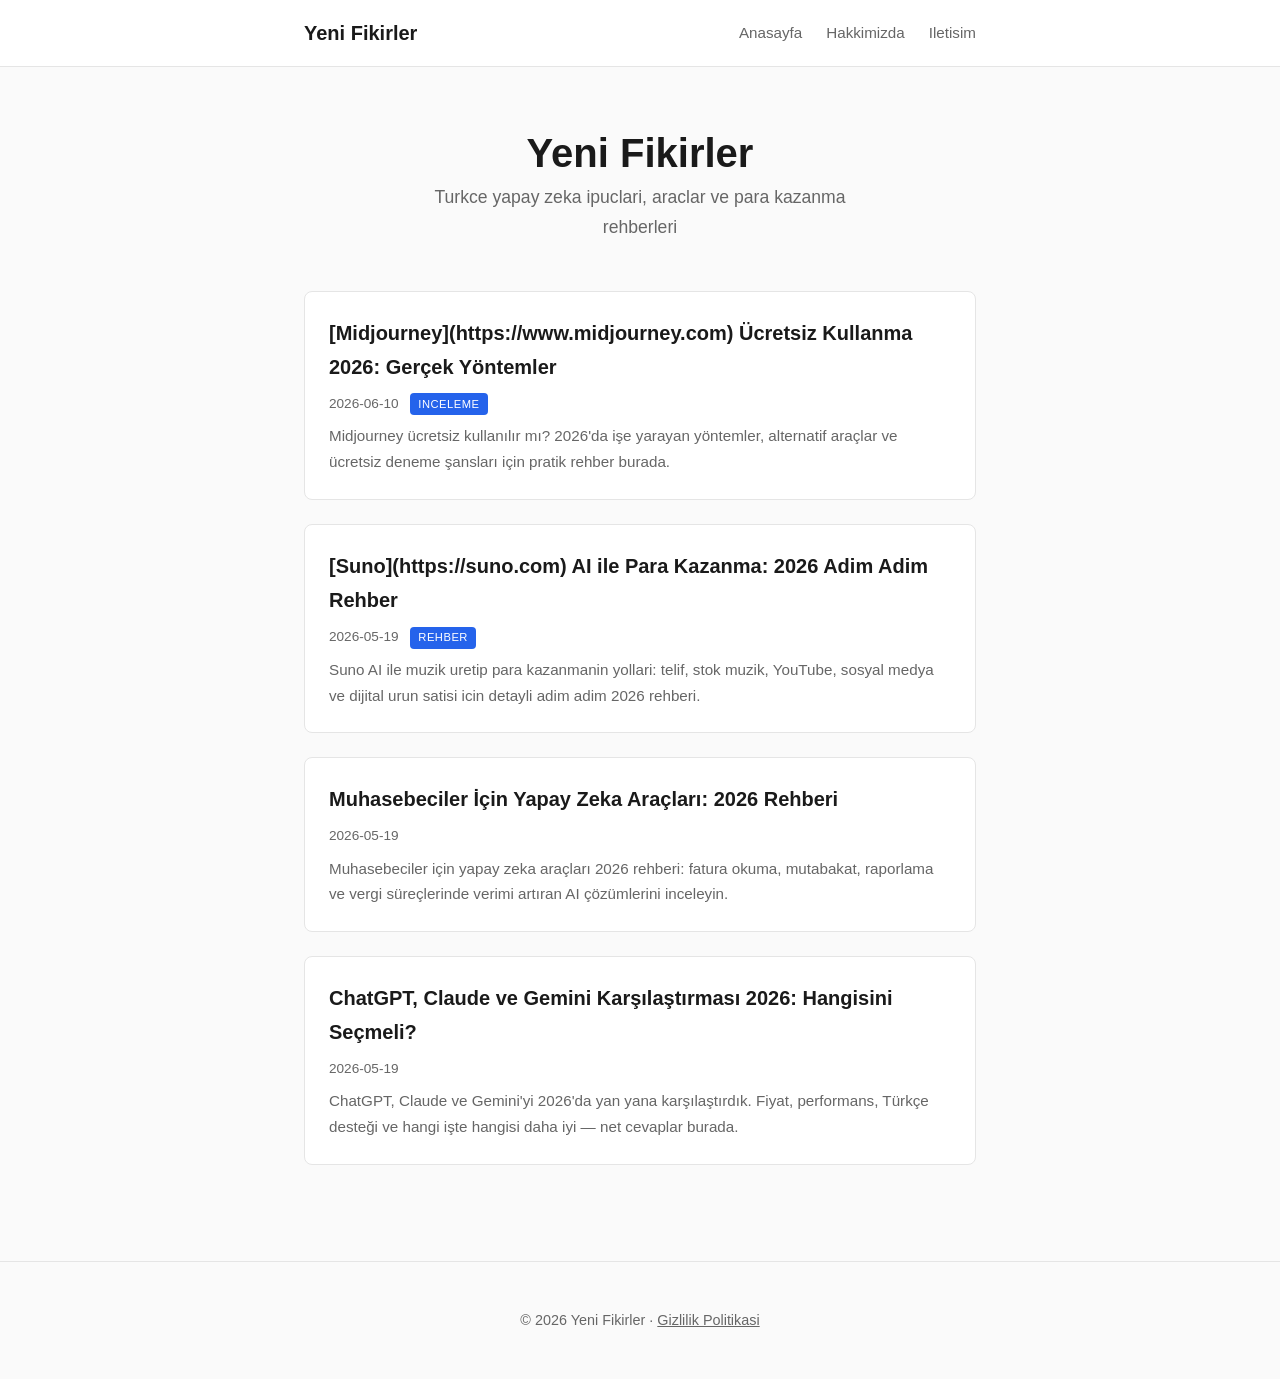
<file: index.html>
<!DOCTYPE html>
<html lang="tr">
<head>
  <meta charset="UTF-8">
  <meta name="viewport" content="width=device-width, initial-scale=1.0">
  <title>Yeni Fikirler</title>
  <meta name="description" content="Turkce yapay zeka ipuclari, araclar ve para kazanma rehberleri">

  <meta property="og:title" content="Yeni Fikirler">
  <meta property="og:description" content="Turkce yapay zeka ipuclari, araclar ve para kazanma rehberleri">
  <meta property="og:url" content="https://eastkhann.github.io/yeni-fikirler-site/">
  <meta property="og:image" content="https://eastkhann.github.io/yeni-fikirler-site/og-default.png">
  <meta property="og:type" content="website">
  <meta name="twitter:card" content="summary_large_image">

  <link rel="canonical" href="https://eastkhann.github.io/yeni-fikirler-site/">
  <link rel="stylesheet" href="style.css">
  <style>
:root {
  --accent: #2563eb;
  --accent-hover: #1d4ed8;
  --bg: #fafafa;
  --surface: #ffffff;
  --text: #1a1a1a;
  --muted: #666666;
  --border: #e5e5e5;
  --font: -apple-system, BlinkMacSystemFont, 'Segoe UI', Roboto, sans-serif;
}
body { font-family: var(--font, sans-serif); }
</style>

  
  
  
</head>
<body>
  <header>
    <nav>
      <a href="index.html" class="logo">Yeni Fikirler</a>
      <ul>
        <li><a href="index.html">Anasayfa</a></li>
        <li><a href="hakkimizda.html">Hakkimizda</a></li>
        <li><a href="iletisim.html">Iletisim</a></li>
      </ul>
    </nav>
  </header>

  <main>
    <section class="hero">
  <h1>Yeni Fikirler</h1>
  <p>Turkce yapay zeka ipuclari, araclar ve para kazanma rehberleri</p>
</section>

<section class="articles">
  <article class="article-card"><h2><a href="/midjourney-ucretsiz-kullanma-2026.html">[Midjourney](https://www.midjourney.com) Ücretsiz Kullanma 2026: Gerçek Yöntemler</a></h2><p class="meta">2026-06-10 <span class="type-badge">Inceleme</span></p><p>Midjourney ücretsiz kullanılır mı? 2026&#x27;da işe yarayan yöntemler, alternatif araçlar ve ücretsiz deneme şansları için pratik rehber burada.</p></article>
<article class="article-card"><h2><a href="/suno-ai-ile-para-kazanma.html">[Suno](https://suno.com) AI ile Para Kazanma: 2026 Adim Adim Rehber</a></h2><p class="meta">2026-05-19 <span class="type-badge">Rehber</span></p><p>Suno AI ile muzik uretip para kazanmanin yollari: telif, stok muzik, YouTube, sosyal medya ve dijital urun satisi icin detayli adim adim 2026 rehberi.</p></article>
<article class="article-card"><h2><a href="/muhasebeciler-icin-yapay-zeka-araclari-2026.html">Muhasebeciler İçin Yapay Zeka Araçları: 2026 Rehberi</a></h2><p class="meta">2026-05-19 </p><p>Muhasebeciler için yapay zeka araçları 2026 rehberi: fatura okuma, mutabakat, raporlama ve vergi süreçlerinde verimi artıran AI çözümlerini inceleyin.</p></article>
<article class="article-card"><h2><a href="/chatgpt-claude-gemini-karsilastirma-2026.html">ChatGPT, Claude ve Gemini Karşılaştırması 2026: Hangisini Seçmeli?</a></h2><p class="meta">2026-05-19 </p><p>ChatGPT, Claude ve Gemini&#x27;yi 2026&#x27;da yan yana karşılaştırdık. Fiyat, performans, Türkçe desteği ve hangi işte hangisi daha iyi — net cevaplar burada.</p></article>
</section>

  </main>

  <footer>
    <p>&copy; 2026 Yeni Fikirler &middot; <a href="gizlilik.html">Gizlilik Politikasi</a></p>
  </footer>
</body>
</html>
</file>
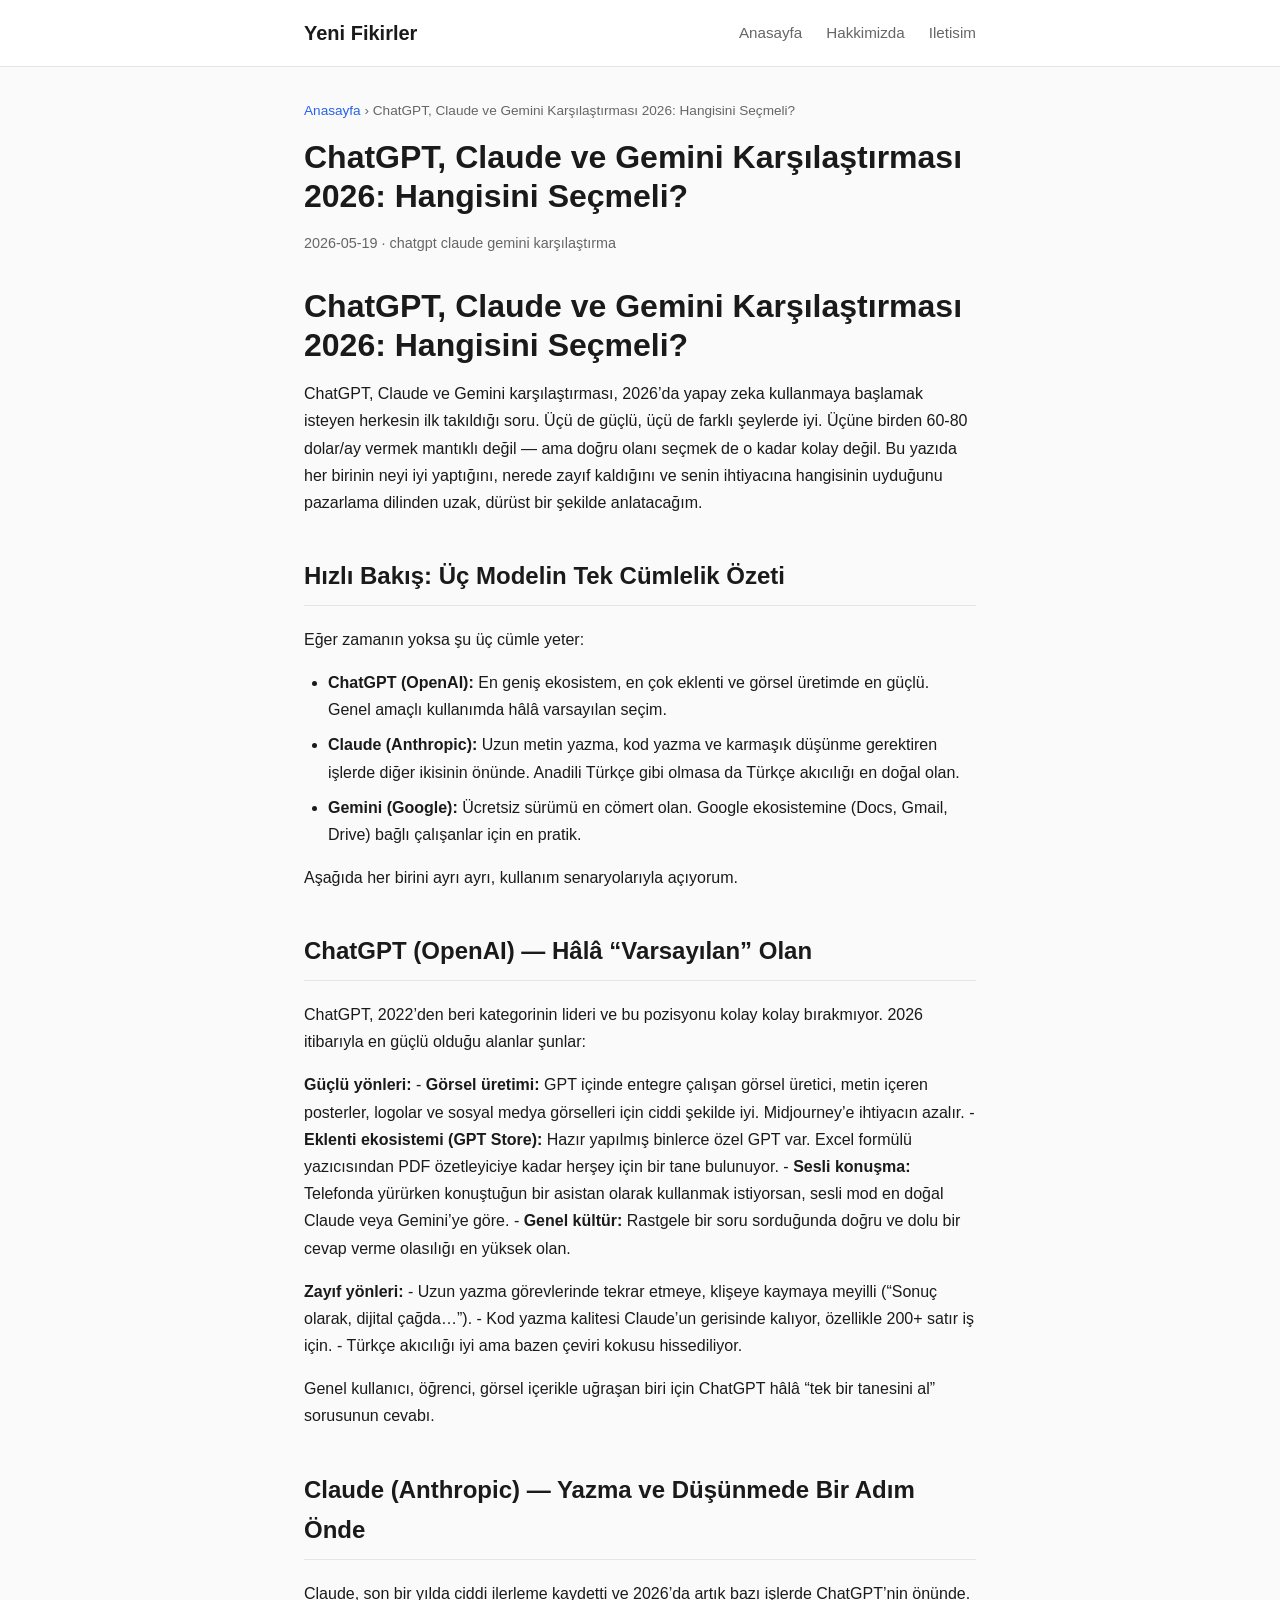
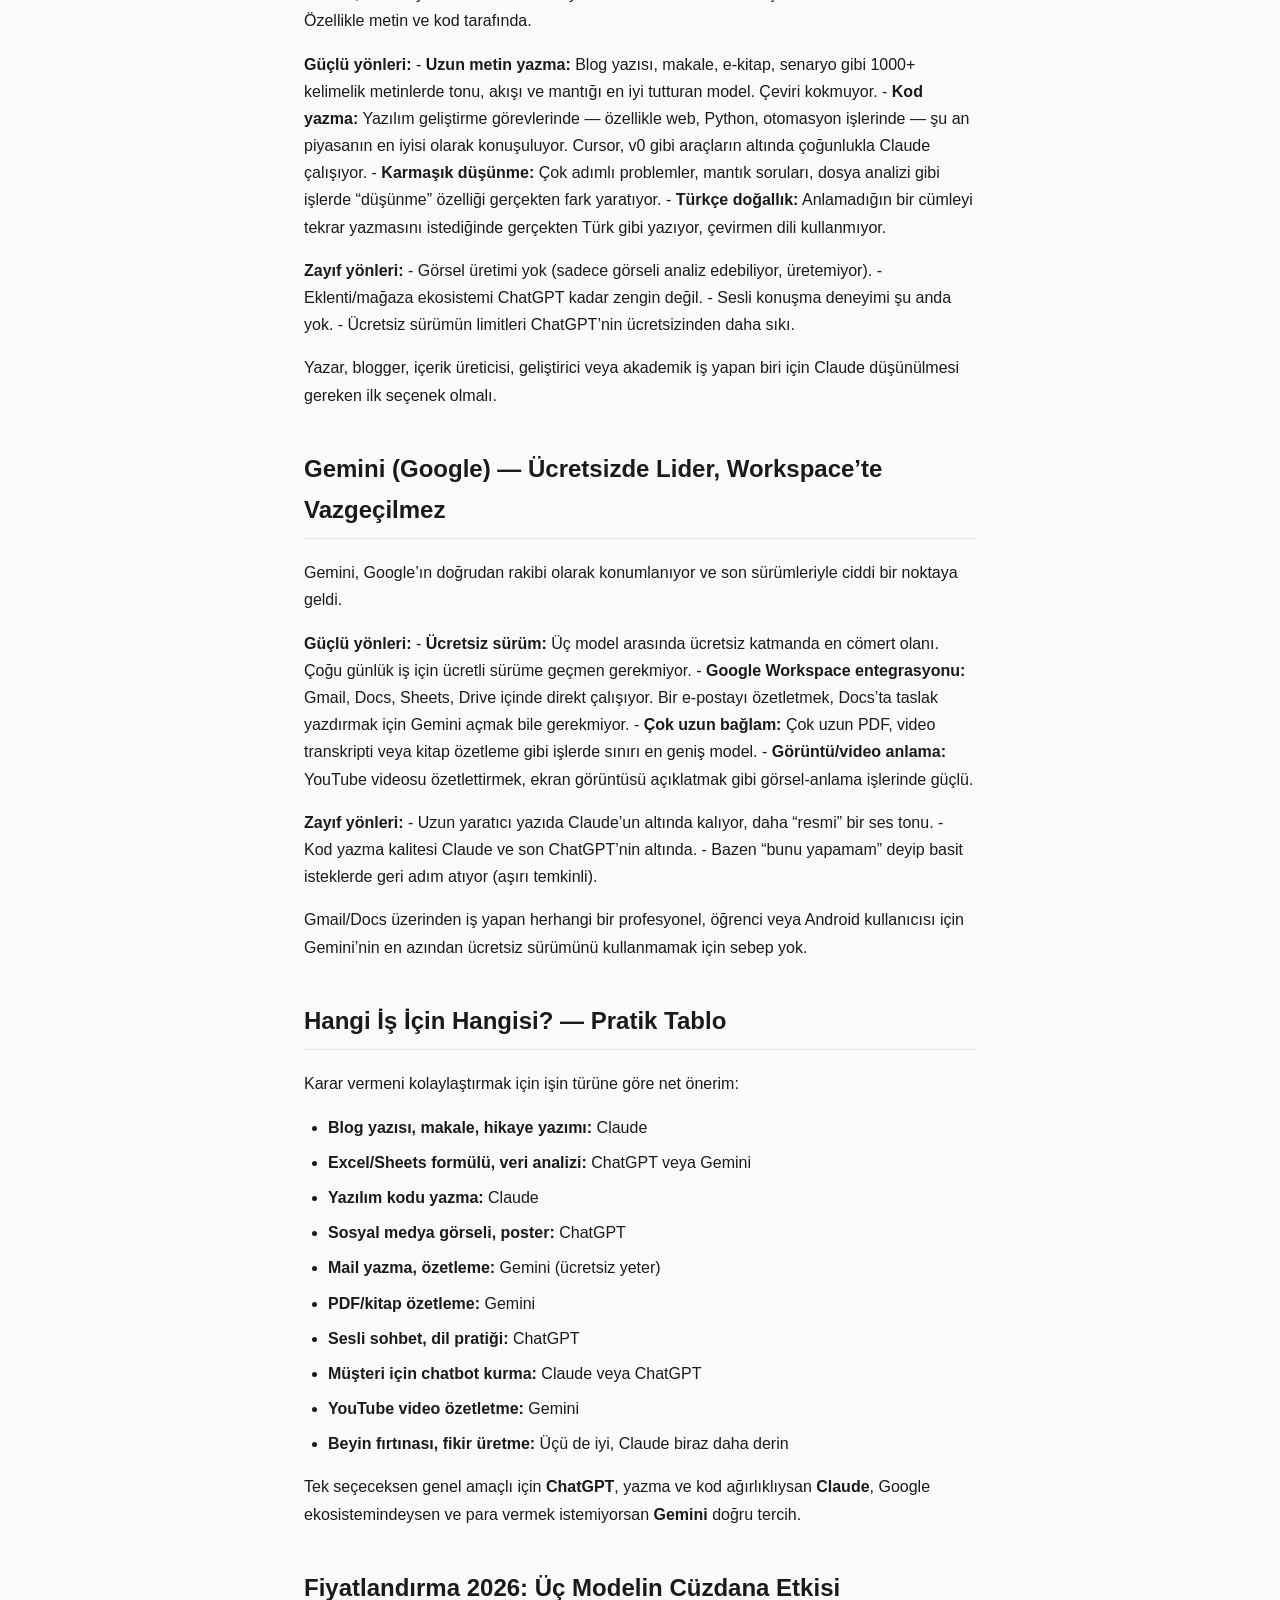
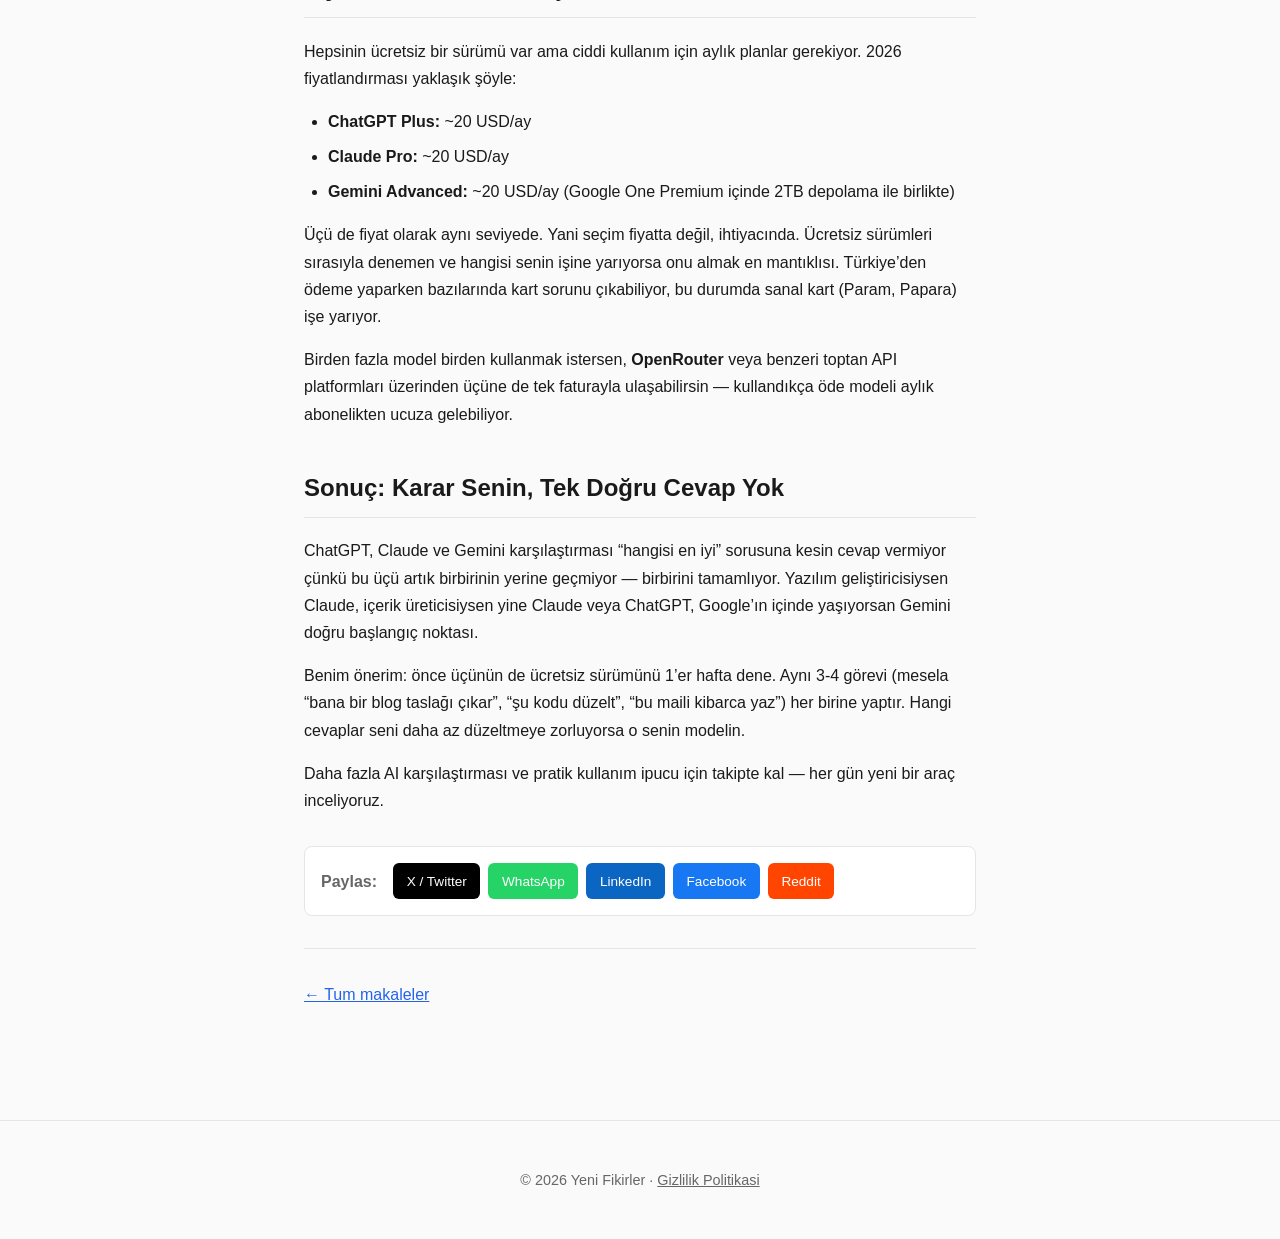
<file: chatgpt-claude-gemini-karsilastirma-2026.html>
<!DOCTYPE html>
<html lang="tr">
<head>
  <meta charset="UTF-8">
  <meta name="viewport" content="width=device-width, initial-scale=1.0">
  <title>ChatGPT, Claude ve Gemini Karşılaştırması 2026: Hangisini Seçmeli? | Yeni Fikirler</title>
  <meta name="description" content="ChatGPT, Claude ve Gemini&#x27;yi 2026&#x27;da yan yana karşılaştırdık. Fiyat, performans, Türkçe desteği ve hangi işte hangisi daha iyi — net cevaplar burada.">

  <meta property="og:title" content="ChatGPT, Claude ve Gemini Karşılaştırması 2026: Hangisini Seçmeli? | Yeni Fikirler">
  <meta property="og:description" content="ChatGPT, Claude ve Gemini&#x27;yi 2026&#x27;da yan yana karşılaştırdık. Fiyat, performans, Türkçe desteği ve hangi işte hangisi daha iyi — net cevaplar burada.">
  <meta property="og:url" content="https://eastkhann.github.io/yeni-fikirler-site/chatgpt-claude-gemini-karsilastirma-2026.html">
  <meta property="og:image" content="https://eastkhann.github.io/yeni-fikirler-site/img/chatgpt-claude-gemini-karsilastirma-2026/hero.png">
  <meta property="og:type" content="website">
  <meta name="twitter:card" content="summary_large_image">

  <link rel="canonical" href="https://eastkhann.github.io/yeni-fikirler-site/chatgpt-claude-gemini-karsilastirma-2026.html">
  <link rel="stylesheet" href="style.css">
  <style>
:root {
  --accent: #2563eb;
  --accent-hover: #1d4ed8;
  --bg: #fafafa;
  --surface: #ffffff;
  --text: #1a1a1a;
  --muted: #666666;
  --border: #e5e5e5;
  --font: -apple-system, BlinkMacSystemFont, 'Segoe UI', Roboto, sans-serif;
}
body { font-family: var(--font, sans-serif); }
</style>

  
  
  <script type="application/ld+json">{"@context": "https://schema.org", "@type": "Article", "headline": "ChatGPT, Claude ve Gemini Karşılaştırması 2026: Hangisini Seçmeli?", "name": "ChatGPT, Claude ve Gemini Karşılaştırması 2026: Hangisini Seçmeli?", "description": "ChatGPT, Claude ve Gemini'yi 2026'da yan yana karşılaştırdık. Fiyat, performans, Türkçe desteği ve hangi işte hangisi daha iyi — net cevaplar burada.", "datePublished": "2026-05-19", "author": {"@type": "Person", "name": "Yeni Fikirler Editor"}, "publisher": {"@type": "Organization", "name": "Yeni Fikirler", "url": "https://eastkhann.github.io/yeni-fikirler-site"}, "url": "https://eastkhann.github.io/yeni-fikirler-site/chatgpt-claude-gemini-karsilastirma-2026.html", "image": "https://eastkhann.github.io/yeni-fikirler-site/img/chatgpt-claude-gemini-karsilastirma-2026/hero.png", "inLanguage": "tr-TR"}</script>
<script type="application/ld+json">{"@context": "https://schema.org", "@type": "BreadcrumbList", "itemListElement": [{"@type": "ListItem", "position": 1, "name": "Anasayfa", "item": "https://eastkhann.github.io/yeni-fikirler-site/"}, {"@type": "ListItem", "position": 2, "name": "ChatGPT, Claude ve Gemini Karşılaştırması 2026: Hangisini Seçmeli?", "item": "https://eastkhann.github.io/yeni-fikirler-site/chatgpt-claude-gemini-karsilastirma-2026.html"}]}</script>
</head>
<body>
  <header>
    <nav>
      <a href="index.html" class="logo">Yeni Fikirler</a>
      <ul>
        <li><a href="index.html">Anasayfa</a></li>
        <li><a href="hakkimizda.html">Hakkimizda</a></li>
        <li><a href="iletisim.html">Iletisim</a></li>
      </ul>
    </nav>
  </header>

  <main>
    <article data-type="article">
  <nav class="breadcrumb" aria-label="Breadcrumb">
    <a href="index.html">Anasayfa</a> &rsaquo; <span>ChatGPT, Claude ve Gemini Karşılaştırması 2026: Hangisini Seçmeli?</span>
  </nav>

  <h1>ChatGPT, Claude ve Gemini Karşılaştırması 2026: Hangisini Seçmeli?</h1>
  <p class="meta">2026-05-19 &middot; chatgpt claude gemini karşılaştırma</p>

  

  <h1>ChatGPT, Claude ve Gemini Karşılaştırması 2026: Hangisini Seçmeli?</h1>
<p>ChatGPT, Claude ve Gemini karşılaştırması, 2026&rsquo;da yapay zeka kullanmaya başlamak isteyen herkesin ilk takıldığı soru. Üçü de güçlü, üçü de farklı şeylerde iyi. Üçüne birden 60-80 dolar/ay vermek mantıklı değil — ama doğru olanı seçmek de o kadar kolay değil. Bu yazıda her birinin neyi iyi yaptığını, nerede zayıf kaldığını ve senin ihtiyacına hangisinin uyduğunu pazarlama dilinden uzak, dürüst bir şekilde anlatacağım.</p>
<h2>Hızlı Bakış: Üç Modelin Tek Cümlelik Özeti</h2>
<p>Eğer zamanın yoksa şu üç cümle yeter:</p>
<ul>
<li><strong>ChatGPT (OpenAI):</strong> En geniş ekosistem, en çok eklenti ve görsel üretimde en güçlü. Genel amaçlı kullanımda hâlâ varsayılan seçim.</li>
<li><strong>Claude (Anthropic):</strong> Uzun metin yazma, kod yazma ve karmaşık düşünme gerektiren işlerde diğer ikisinin önünde. Anadili Türkçe gibi olmasa da Türkçe akıcılığı en doğal olan.</li>
<li><strong>Gemini (Google):</strong> Ücretsiz sürümü en cömert olan. Google ekosistemine (Docs, Gmail, Drive) bağlı çalışanlar için en pratik.</li>
</ul>
<p>Aşağıda her birini ayrı ayrı, kullanım senaryolarıyla açıyorum.</p>
<h2>ChatGPT (OpenAI) — Hâlâ &ldquo;Varsayılan&rdquo; Olan</h2>
<p>ChatGPT, 2022&rsquo;den beri kategorinin lideri ve bu pozisyonu kolay kolay bırakmıyor. 2026 itibarıyla en güçlü olduğu alanlar şunlar:</p>
<p><strong>Güçlü yönleri:</strong>
- <strong>Görsel üretimi:</strong> GPT içinde entegre çalışan görsel üretici, metin içeren posterler, logolar ve sosyal medya görselleri için ciddi şekilde iyi. Midjourney&rsquo;e ihtiyacın azalır.
- <strong>Eklenti ekosistemi (GPT Store):</strong> Hazır yapılmış binlerce özel GPT var. Excel formülü yazıcısından PDF özetleyiciye kadar herşey için bir tane bulunuyor.
- <strong>Sesli konuşma:</strong> Telefonda yürürken konuştuğun bir asistan olarak kullanmak istiyorsan, sesli mod en doğal Claude veya Gemini&rsquo;ye göre.
- <strong>Genel kültür:</strong> Rastgele bir soru sorduğunda doğru ve dolu bir cevap verme olasılığı en yüksek olan.</p>
<p><strong>Zayıf yönleri:</strong>
- Uzun yazma görevlerinde tekrar etmeye, klişeye kaymaya meyilli (&ldquo;Sonuç olarak, dijital çağda&hellip;&rdquo;).
- Kod yazma kalitesi Claude&rsquo;un gerisinde kalıyor, özellikle 200+ satır iş için.
- Türkçe akıcılığı iyi ama bazen çeviri kokusu hissediliyor.</p>
<p>Genel kullanıcı, öğrenci, görsel içerikle uğraşan biri için ChatGPT hâlâ &ldquo;tek bir tanesini al&rdquo; sorusunun cevabı.</p>
<h2>Claude (Anthropic) — Yazma ve Düşünmede Bir Adım Önde</h2>
<p>Claude, son bir yılda ciddi ilerleme kaydetti ve 2026&rsquo;da artık bazı işlerde ChatGPT&rsquo;nin önünde. Özellikle metin ve kod tarafında.</p>
<p><strong>Güçlü yönleri:</strong>
- <strong>Uzun metin yazma:</strong> Blog yazısı, makale, e-kitap, senaryo gibi 1000+ kelimelik metinlerde tonu, akışı ve mantığı en iyi tutturan model. Çeviri kokmuyor.
- <strong>Kod yazma:</strong> Yazılım geliştirme görevlerinde — özellikle web, Python, otomasyon işlerinde — şu an piyasanın en iyisi olarak konuşuluyor. Cursor, v0 gibi araçların altında çoğunlukla Claude çalışıyor.
- <strong>Karmaşık düşünme:</strong> Çok adımlı problemler, mantık soruları, dosya analizi gibi işlerde &ldquo;düşünme&rdquo; özelliği gerçekten fark yaratıyor.
- <strong>Türkçe doğallık:</strong> Anlamadığın bir cümleyi tekrar yazmasını istediğinde gerçekten Türk gibi yazıyor, çevirmen dili kullanmıyor.</p>
<p><strong>Zayıf yönleri:</strong>
- Görsel üretimi yok (sadece görseli analiz edebiliyor, üretemiyor).
- Eklenti/mağaza ekosistemi ChatGPT kadar zengin değil.
- Sesli konuşma deneyimi şu anda yok.
- Ücretsiz sürümün limitleri ChatGPT&rsquo;nin ücretsizinden daha sıkı.</p>
<p>Yazar, blogger, içerik üreticisi, geliştirici veya akademik iş yapan biri için Claude düşünülmesi gereken ilk seçenek olmalı.</p>
<h2>Gemini (Google) — Ücretsizde Lider, Workspace&rsquo;te Vazgeçilmez</h2>
<p>Gemini, Google&rsquo;ın doğrudan rakibi olarak konumlanıyor ve son sürümleriyle ciddi bir noktaya geldi.</p>
<p><strong>Güçlü yönleri:</strong>
- <strong>Ücretsiz sürüm:</strong> Üç model arasında ücretsiz katmanda en cömert olanı. Çoğu günlük iş için ücretli sürüme geçmen gerekmiyor.
- <strong>Google Workspace entegrasyonu:</strong> Gmail, Docs, Sheets, Drive içinde direkt çalışıyor. Bir e-postayı özetletmek, Docs&rsquo;ta taslak yazdırmak için Gemini açmak bile gerekmiyor.
- <strong>Çok uzun bağlam:</strong> Çok uzun PDF, video transkripti veya kitap özetleme gibi işlerde sınırı en geniş model.
- <strong>Görüntü/video anlama:</strong> YouTube videosu özetlettirmek, ekran görüntüsü açıklatmak gibi görsel-anlama işlerinde güçlü.</p>
<p><strong>Zayıf yönleri:</strong>
- Uzun yaratıcı yazıda Claude&rsquo;un altında kalıyor, daha &ldquo;resmi&rdquo; bir ses tonu.
- Kod yazma kalitesi Claude ve son ChatGPT&rsquo;nin altında.
- Bazen &ldquo;bunu yapamam&rdquo; deyip basit isteklerde geri adım atıyor (aşırı temkinli).</p>
<p>Gmail/Docs üzerinden iş yapan herhangi bir profesyonel, öğrenci veya Android kullanıcısı için Gemini&rsquo;nin en azından ücretsiz sürümünü kullanmamak için sebep yok.</p>
<h2>Hangi İş İçin Hangisi? — Pratik Tablo</h2>
<p>Karar vermeni kolaylaştırmak için işin türüne göre net önerim:</p>
<ul>
<li><strong>Blog yazısı, makale, hikaye yazımı:</strong> Claude</li>
<li><strong>Excel/Sheets formülü, veri analizi:</strong> ChatGPT veya Gemini</li>
<li><strong>Yazılım kodu yazma:</strong> Claude</li>
<li><strong>Sosyal medya görseli, poster:</strong> ChatGPT</li>
<li><strong>Mail yazma, özetleme:</strong> Gemini (ücretsiz yeter)</li>
<li><strong>PDF/kitap özetleme:</strong> Gemini</li>
<li><strong>Sesli sohbet, dil pratiği:</strong> ChatGPT</li>
<li><strong>Müşteri için chatbot kurma:</strong> Claude veya ChatGPT</li>
<li><strong>YouTube video özetletme:</strong> Gemini</li>
<li><strong>Beyin fırtınası, fikir üretme:</strong> Üçü de iyi, Claude biraz daha derin</li>
</ul>
<p>Tek seçeceksen genel amaçlı için <strong>ChatGPT</strong>, yazma ve kod ağırlıklıysan <strong>Claude</strong>, Google ekosistemindeysen ve para vermek istemiyorsan <strong>Gemini</strong> doğru tercih.</p>
<h2>Fiyatlandırma 2026: Üç Modelin Cüzdana Etkisi</h2>
<p>Hepsinin ücretsiz bir sürümü var ama ciddi kullanım için aylık planlar gerekiyor. 2026 fiyatlandırması yaklaşık şöyle:</p>
<ul>
<li><strong>ChatGPT Plus:</strong> ~20 USD/ay</li>
<li><strong>Claude Pro:</strong> ~20 USD/ay</li>
<li><strong>Gemini Advanced:</strong> ~20 USD/ay (Google One Premium içinde 2TB depolama ile birlikte)</li>
</ul>
<p>Üçü de fiyat olarak aynı seviyede. Yani seçim fiyatta değil, ihtiyacında. Ücretsiz sürümleri sırasıyla denemen ve hangisi senin işine yarıyorsa onu almak en mantıklısı. Türkiye&rsquo;den ödeme yaparken bazılarında kart sorunu çıkabiliyor, bu durumda sanal kart (Param, Papara) işe yarıyor.</p>
<p>Birden fazla model birden kullanmak istersen, <strong>OpenRouter</strong> veya benzeri toptan API platformları üzerinden üçüne de tek faturayla ulaşabilirsin — kullandıkça öde modeli aylık abonelikten ucuza gelebiliyor.</p>
<h2>Sonuç: Karar Senin, Tek Doğru Cevap Yok</h2>
<p>ChatGPT, Claude ve Gemini karşılaştırması &ldquo;hangisi en iyi&rdquo; sorusuna kesin cevap vermiyor çünkü bu üçü artık birbirinin yerine geçmiyor — birbirini tamamlıyor. Yazılım geliştiricisiysen Claude, içerik üreticisiysen yine Claude veya ChatGPT, Google&rsquo;ın içinde yaşıyorsan Gemini doğru başlangıç noktası.</p>
<p>Benim önerim: önce üçünün de ücretsiz sürümünü 1&rsquo;er hafta dene. Aynı 3-4 görevi (mesela &ldquo;bana bir blog taslağı çıkar&rdquo;, &ldquo;şu kodu düzelt&rdquo;, &ldquo;bu maili kibarca yaz&rdquo;) her birine yaptır. Hangi cevaplar seni daha az düzeltmeye zorluyorsa o senin modelin.</p>
<p>Daha fazla AI karşılaştırması ve pratik kullanım ipucu için takipte kal — her gün yeni bir araç inceliyoruz.</p>

  <div class="share-buttons">
  <span class="share-label">Paylas:</span>
  <a href="https://twitter.com/intent/tweet?url=https%3A//eastkhann.github.io/yeni-fikirler-site/chatgpt-claude-gemini-karsilastirma-2026.html&text=ChatGPT%2C%20Claude%20ve%20Gemini%20Kar%C5%9F%C4%B1la%C5%9Ft%C4%B1rmas%C4%B1%202026%3A%20Hangisini%20Se%C3%A7meli%3F" target="_blank" rel="noopener" class="share-btn share-twitter">X / Twitter</a>
  <a href="https://wa.me/?text=ChatGPT%2C%20Claude%20ve%20Gemini%20Kar%C5%9F%C4%B1la%C5%9Ft%C4%B1rmas%C4%B1%202026%3A%20Hangisini%20Se%C3%A7meli%3F%20https%3A//eastkhann.github.io/yeni-fikirler-site/chatgpt-claude-gemini-karsilastirma-2026.html" target="_blank" rel="noopener" class="share-btn share-wa">WhatsApp</a>
  <a href="https://www.linkedin.com/sharing/share-offsite/?url=https%3A//eastkhann.github.io/yeni-fikirler-site/chatgpt-claude-gemini-karsilastirma-2026.html" target="_blank" rel="noopener" class="share-btn share-li">LinkedIn</a>
  <a href="https://www.facebook.com/sharer/sharer.php?u=https%3A//eastkhann.github.io/yeni-fikirler-site/chatgpt-claude-gemini-karsilastirma-2026.html" target="_blank" rel="noopener" class="share-btn share-fb">Facebook</a>
  <a href="https://www.reddit.com/submit?url=https%3A//eastkhann.github.io/yeni-fikirler-site/chatgpt-claude-gemini-karsilastirma-2026.html&title=ChatGPT%2C%20Claude%20ve%20Gemini%20Kar%C5%9F%C4%B1la%C5%9Ft%C4%B1rmas%C4%B1%202026%3A%20Hangisini%20Se%C3%A7meli%3F" target="_blank" rel="noopener" class="share-btn share-rd">Reddit</a>
</div>

  <hr>
  <p><a href="index.html">&larr; Tum makaleler</a></p>
</article>

  </main>

  <footer>
    <p>&copy; 2026 Yeni Fikirler &middot; <a href="gizlilik.html">Gizlilik Politikasi</a></p>
  </footer>
</body>
</html>
</file>
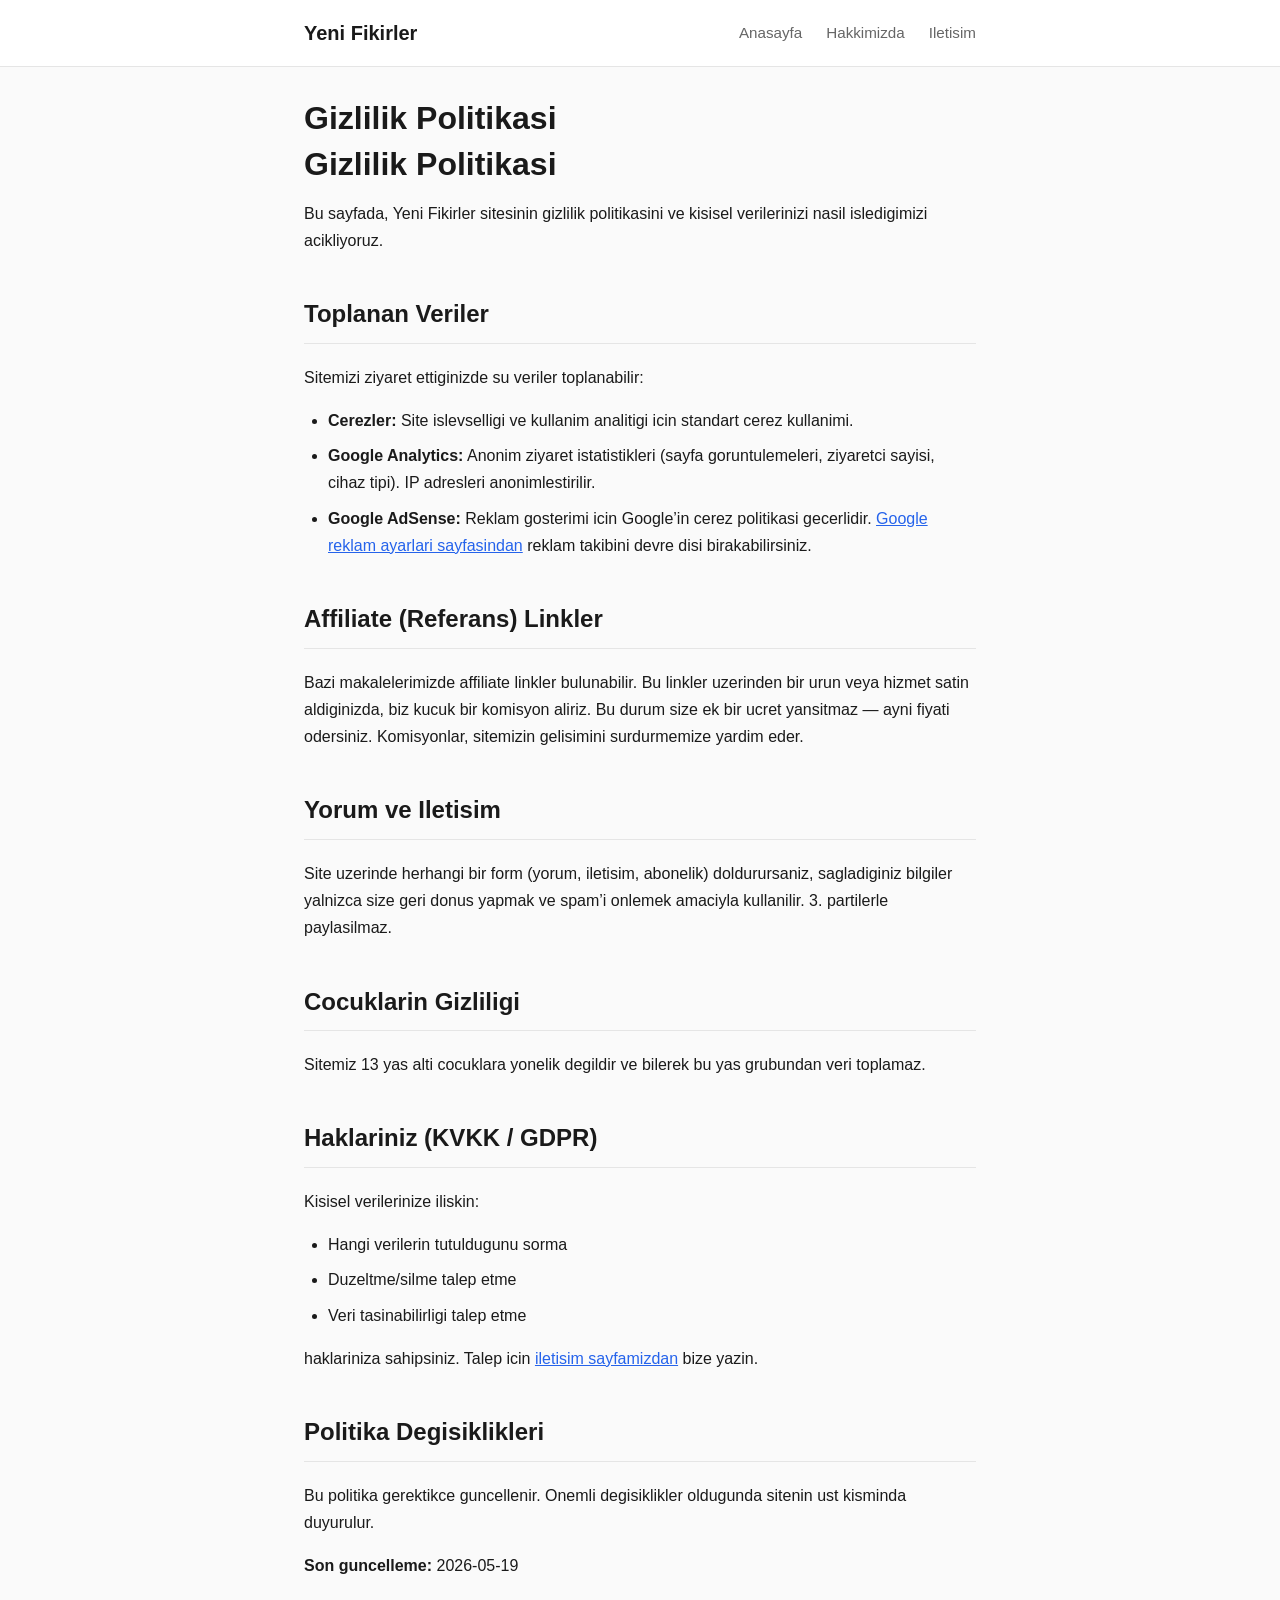
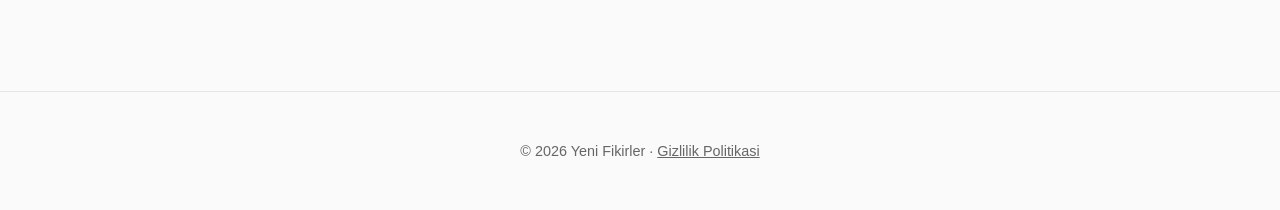
<file: gizlilik.html>
<!DOCTYPE html>
<html lang="tr">
<head>
  <meta charset="UTF-8">
  <meta name="viewport" content="width=device-width, initial-scale=1.0">
  <title>Gizlilik Politikasi | Yeni Fikirler</title>
  <meta name="description" content="Gizlilik politikasi ve veri kullanimi.">

  <meta property="og:title" content="Gizlilik Politikasi | Yeni Fikirler">
  <meta property="og:description" content="Gizlilik politikasi ve veri kullanimi.">
  <meta property="og:url" content="https://eastkhann.github.io/yeni-fikirler-site/gizlilik.html">
  <meta property="og:image" content="https://eastkhann.github.io/yeni-fikirler-site/og-default.png">
  <meta property="og:type" content="website">
  <meta name="twitter:card" content="summary_large_image">

  <link rel="canonical" href="https://eastkhann.github.io/yeni-fikirler-site/gizlilik.html">
  <link rel="stylesheet" href="style.css">
  <style>
:root {
  --accent: #2563eb;
  --accent-hover: #1d4ed8;
  --bg: #fafafa;
  --surface: #ffffff;
  --text: #1a1a1a;
  --muted: #666666;
  --border: #e5e5e5;
  --font: -apple-system, BlinkMacSystemFont, 'Segoe UI', Roboto, sans-serif;
}
body { font-family: var(--font, sans-serif); }
</style>

  
  
  
</head>
<body>
  <header>
    <nav>
      <a href="index.html" class="logo">Yeni Fikirler</a>
      <ul>
        <li><a href="index.html">Anasayfa</a></li>
        <li><a href="hakkimizda.html">Hakkimizda</a></li>
        <li><a href="iletisim.html">Iletisim</a></li>
      </ul>
    </nav>
  </header>

  <main>
    <article class="page">
  <h1>Gizlilik Politikasi</h1>
  <h1>Gizlilik Politikasi</h1>
<p>Bu sayfada, Yeni Fikirler sitesinin gizlilik politikasini ve kisisel verilerinizi nasil isledigimizi acikliyoruz.</p>
<h2>Toplanan Veriler</h2>
<p>Sitemizi ziyaret ettiginizde su veriler toplanabilir:</p>
<ul>
<li><strong>Cerezler:</strong> Site islevselligi ve kullanim analitigi icin standart cerez kullanimi.</li>
<li><strong>Google Analytics:</strong> Anonim ziyaret istatistikleri (sayfa goruntulemeleri, ziyaretci sayisi, cihaz tipi). IP adresleri anonimlestirilir.</li>
<li><strong>Google AdSense:</strong> Reklam gosterimi icin Google&rsquo;in cerez politikasi gecerlidir. <a href="https://adssettings.google.com">Google reklam ayarlari sayfasindan</a> reklam takibini devre disi birakabilirsiniz.</li>
</ul>
<h2>Affiliate (Referans) Linkler</h2>
<p>Bazi makalelerimizde affiliate linkler bulunabilir. Bu linkler uzerinden bir urun veya hizmet satin aldiginizda, biz kucuk bir komisyon aliriz. Bu durum size ek bir ucret yansitmaz — ayni fiyati odersiniz. Komisyonlar, sitemizin gelisimini surdurmemize yardim eder.</p>
<h2>Yorum ve Iletisim</h2>
<p>Site uzerinde herhangi bir form (yorum, iletisim, abonelik) doldurursaniz, sagladiginiz bilgiler yalnizca size geri donus yapmak ve spam&rsquo;i onlemek amaciyla kullanilir. 3. partilerle paylasilmaz.</p>
<h2>Cocuklarin Gizliligi</h2>
<p>Sitemiz 13 yas alti cocuklara yonelik degildir ve bilerek bu yas grubundan veri toplamaz.</p>
<h2>Haklariniz (KVKK / GDPR)</h2>
<p>Kisisel verilerinize iliskin:</p>
<ul>
<li>Hangi verilerin tutuldugunu sorma</li>
<li>Duzeltme/silme talep etme</li>
<li>Veri tasinabilirligi talep etme</li>
</ul>
<p>haklariniza sahipsiniz. Talep icin <a href="/iletisim.html">iletisim sayfamizdan</a> bize yazin.</p>
<h2>Politika Degisiklikleri</h2>
<p>Bu politika gerektikce guncellenir. Onemli degisiklikler oldugunda sitenin ust kisminda duyurulur.</p>
<p><strong>Son guncelleme:</strong> 2026-05-19</p>
</article>

  </main>

  <footer>
    <p>&copy; 2026 Yeni Fikirler &middot; <a href="gizlilik.html">Gizlilik Politikasi</a></p>
  </footer>
</body>
</html>
</file>
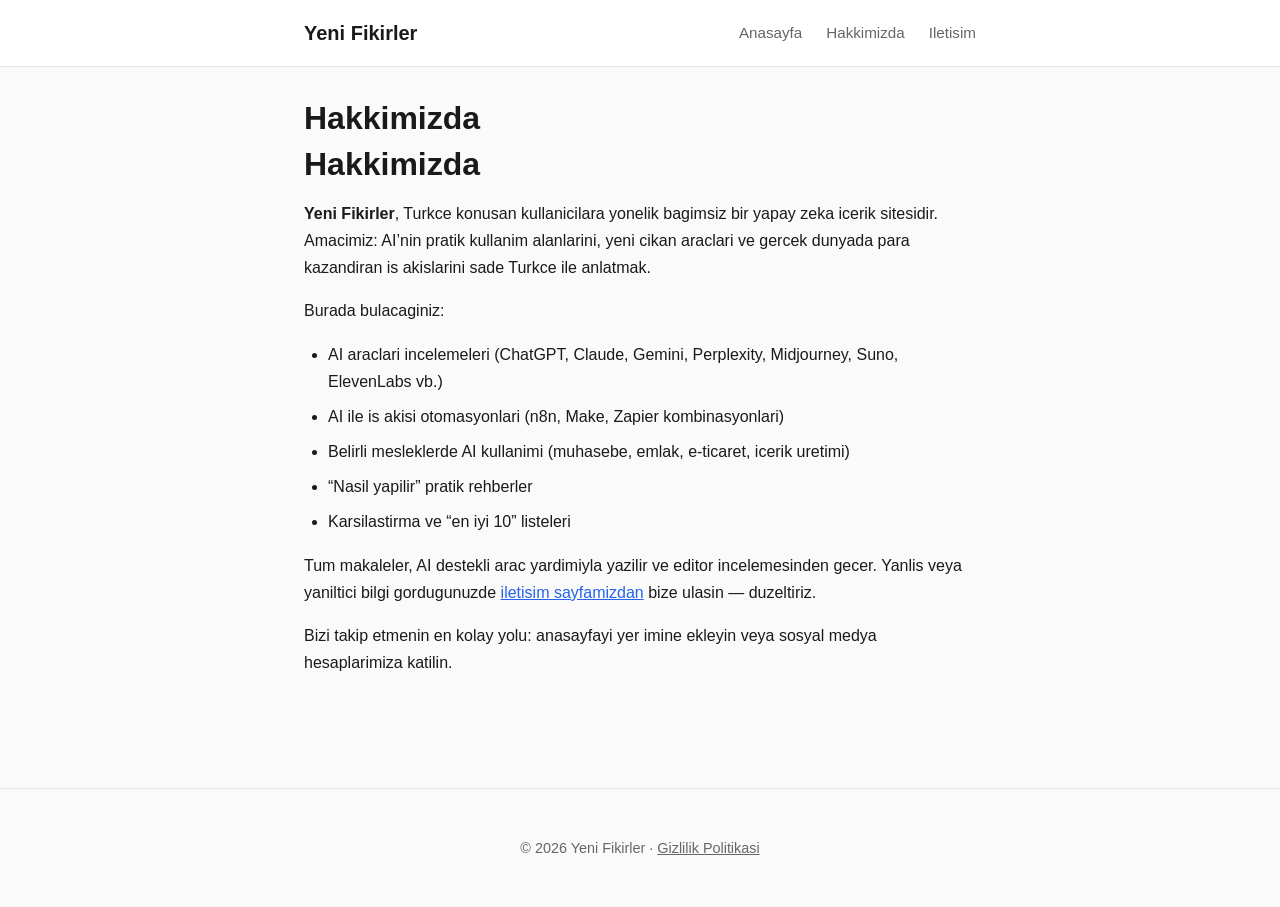
<file: hakkimizda.html>
<!DOCTYPE html>
<html lang="tr">
<head>
  <meta charset="UTF-8">
  <meta name="viewport" content="width=device-width, initial-scale=1.0">
  <title>Hakkimizda | Yeni Fikirler</title>
  <meta name="description" content="Yeni Fikirler hakkinda kisaca.">

  <meta property="og:title" content="Hakkimizda | Yeni Fikirler">
  <meta property="og:description" content="Yeni Fikirler hakkinda kisaca.">
  <meta property="og:url" content="https://eastkhann.github.io/yeni-fikirler-site/hakkimizda.html">
  <meta property="og:image" content="https://eastkhann.github.io/yeni-fikirler-site/og-default.png">
  <meta property="og:type" content="website">
  <meta name="twitter:card" content="summary_large_image">

  <link rel="canonical" href="https://eastkhann.github.io/yeni-fikirler-site/hakkimizda.html">
  <link rel="stylesheet" href="style.css">
  <style>
:root {
  --accent: #2563eb;
  --accent-hover: #1d4ed8;
  --bg: #fafafa;
  --surface: #ffffff;
  --text: #1a1a1a;
  --muted: #666666;
  --border: #e5e5e5;
  --font: -apple-system, BlinkMacSystemFont, 'Segoe UI', Roboto, sans-serif;
}
body { font-family: var(--font, sans-serif); }
</style>

  
  
  
</head>
<body>
  <header>
    <nav>
      <a href="index.html" class="logo">Yeni Fikirler</a>
      <ul>
        <li><a href="index.html">Anasayfa</a></li>
        <li><a href="hakkimizda.html">Hakkimizda</a></li>
        <li><a href="iletisim.html">Iletisim</a></li>
      </ul>
    </nav>
  </header>

  <main>
    <article class="page">
  <h1>Hakkimizda</h1>
  <h1>Hakkimizda</h1>
<p><strong>Yeni Fikirler</strong>, Turkce konusan kullanicilara yonelik bagimsiz bir yapay zeka icerik sitesidir. Amacimiz: AI&rsquo;nin pratik kullanim alanlarini, yeni cikan araclari ve gercek dunyada para kazandiran is akislarini sade Turkce ile anlatmak.</p>
<p>Burada bulacaginiz:</p>
<ul>
<li>AI araclari incelemeleri (ChatGPT, Claude, Gemini, Perplexity, Midjourney, Suno, ElevenLabs vb.)</li>
<li>AI ile is akisi otomasyonlari (n8n, Make, Zapier kombinasyonlari)</li>
<li>Belirli mesleklerde AI kullanimi (muhasebe, emlak, e-ticaret, icerik uretimi)</li>
<li>&ldquo;Nasil yapilir&rdquo; pratik rehberler</li>
<li>Karsilastirma ve &ldquo;en iyi 10&rdquo; listeleri</li>
</ul>
<p>Tum makaleler, AI destekli arac yardimiyla yazilir ve editor incelemesinden gecer. Yanlis veya yaniltici bilgi gordugunuzde <a href="/iletisim.html">iletisim sayfamizdan</a> bize ulasin — duzeltiriz.</p>
<p>Bizi takip etmenin en kolay yolu: anasayfayi yer imine ekleyin veya sosyal medya hesaplarimiza katilin.</p>
</article>

  </main>

  <footer>
    <p>&copy; 2026 Yeni Fikirler &middot; <a href="gizlilik.html">Gizlilik Politikasi</a></p>
  </footer>
</body>
</html>
</file>
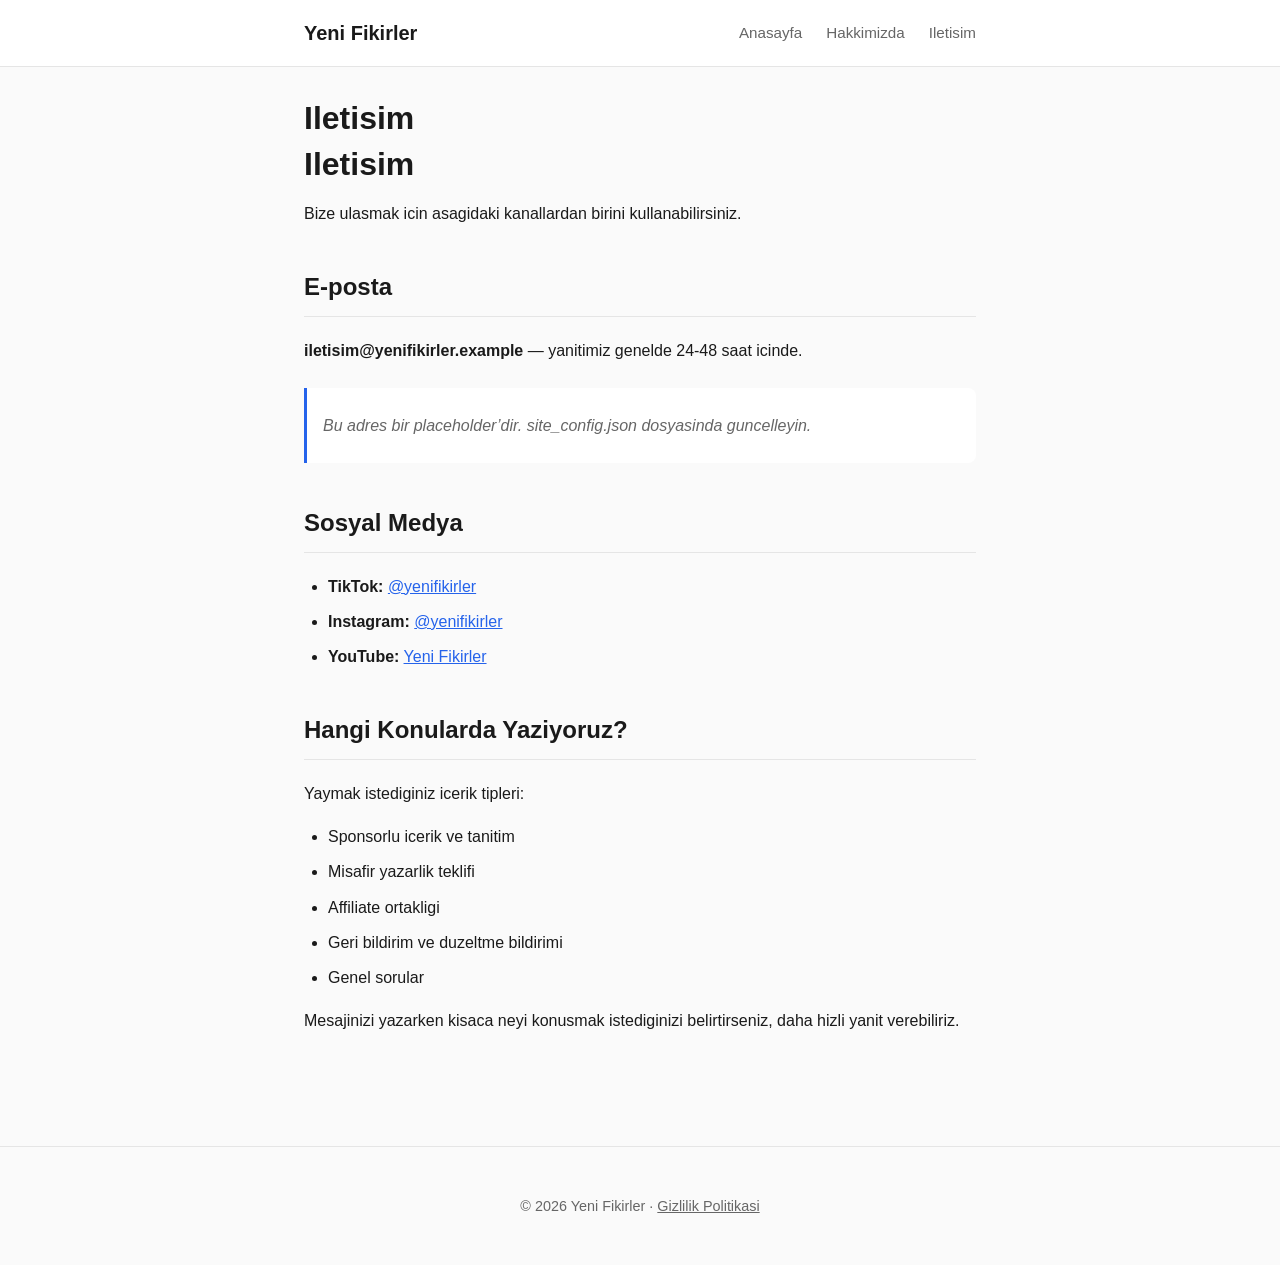
<file: iletisim.html>
<!DOCTYPE html>
<html lang="tr">
<head>
  <meta charset="UTF-8">
  <meta name="viewport" content="width=device-width, initial-scale=1.0">
  <title>Iletisim | Yeni Fikirler</title>
  <meta name="description" content="Bize ulasin: geri bildirim, oneri, is birligi.">

  <meta property="og:title" content="Iletisim | Yeni Fikirler">
  <meta property="og:description" content="Bize ulasin: geri bildirim, oneri, is birligi.">
  <meta property="og:url" content="https://eastkhann.github.io/yeni-fikirler-site/iletisim.html">
  <meta property="og:image" content="https://eastkhann.github.io/yeni-fikirler-site/og-default.png">
  <meta property="og:type" content="website">
  <meta name="twitter:card" content="summary_large_image">

  <link rel="canonical" href="https://eastkhann.github.io/yeni-fikirler-site/iletisim.html">
  <link rel="stylesheet" href="style.css">
  <style>
:root {
  --accent: #2563eb;
  --accent-hover: #1d4ed8;
  --bg: #fafafa;
  --surface: #ffffff;
  --text: #1a1a1a;
  --muted: #666666;
  --border: #e5e5e5;
  --font: -apple-system, BlinkMacSystemFont, 'Segoe UI', Roboto, sans-serif;
}
body { font-family: var(--font, sans-serif); }
</style>

  
  
  
</head>
<body>
  <header>
    <nav>
      <a href="index.html" class="logo">Yeni Fikirler</a>
      <ul>
        <li><a href="index.html">Anasayfa</a></li>
        <li><a href="hakkimizda.html">Hakkimizda</a></li>
        <li><a href="iletisim.html">Iletisim</a></li>
      </ul>
    </nav>
  </header>

  <main>
    <article class="page">
  <h1>Iletisim</h1>
  <h1>Iletisim</h1>
<p>Bize ulasmak icin asagidaki kanallardan birini kullanabilirsiniz.</p>
<h2>E-posta</h2>
<p><strong>iletisim@yenifikirler.example</strong> — yanitimiz genelde 24-48 saat icinde.</p>
<blockquote>
<p>Bu adres bir placeholder&rsquo;dir. site_config.json dosyasinda guncelleyin.</p>
</blockquote>
<h2>Sosyal Medya</h2>
<ul>
<li><strong>TikTok:</strong> <a href="https://www.tiktok.com/@PLACEHOLDER">@yenifikirler</a></li>
<li><strong>Instagram:</strong> <a href="https://www.instagram.com/PLACEHOLDER">@yenifikirler</a></li>
<li><strong>YouTube:</strong> <a href="https://www.youtube.com/@PLACEHOLDER">Yeni Fikirler</a></li>
</ul>
<h2>Hangi Konularda Yaziyoruz?</h2>
<p>Yaymak istediginiz icerik tipleri:</p>
<ul>
<li>Sponsorlu icerik ve tanitim</li>
<li>Misafir yazarlik teklifi</li>
<li>Affiliate ortakligi</li>
<li>Geri bildirim ve duzeltme bildirimi</li>
<li>Genel sorular</li>
</ul>
<p>Mesajinizi yazarken kisaca neyi konusmak istediginizi belirtirseniz, daha hizli yanit verebiliriz.</p>
</article>

  </main>

  <footer>
    <p>&copy; 2026 Yeni Fikirler &middot; <a href="gizlilik.html">Gizlilik Politikasi</a></p>
  </footer>
</body>
</html>
</file>
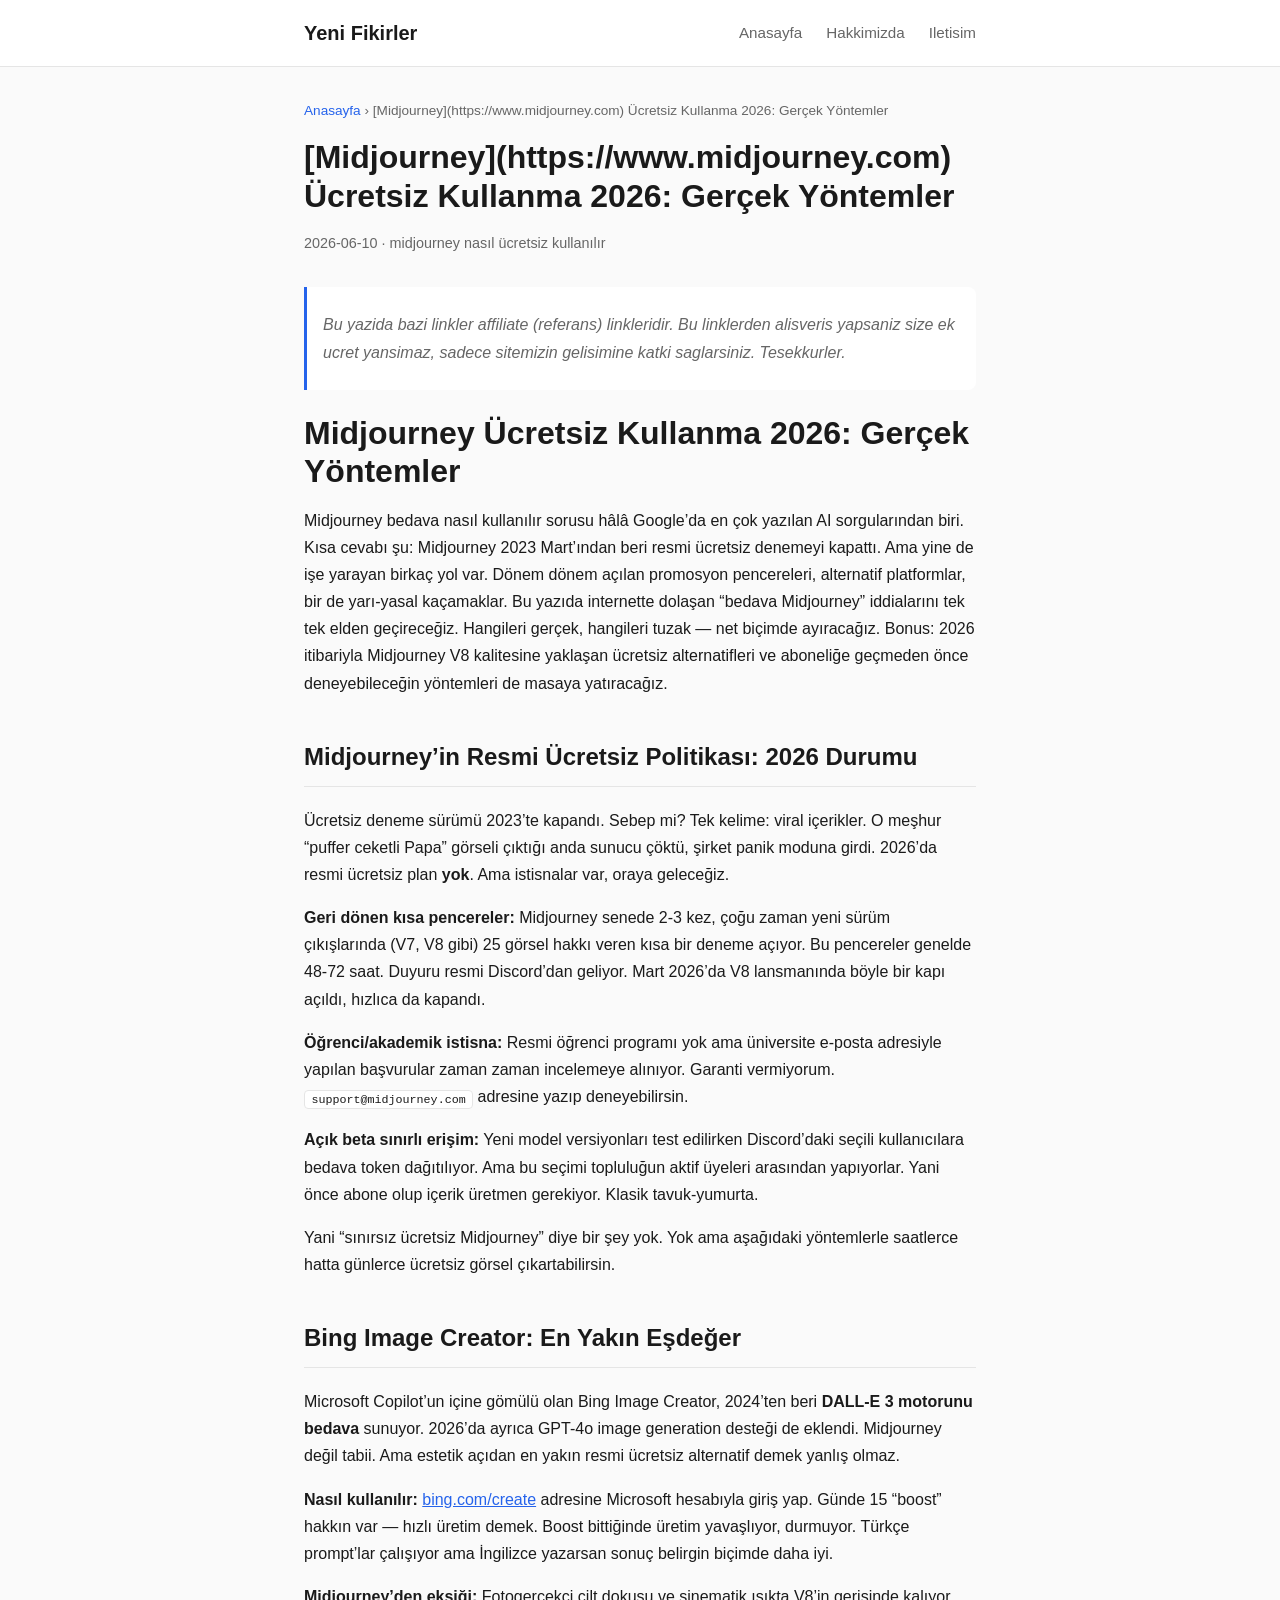
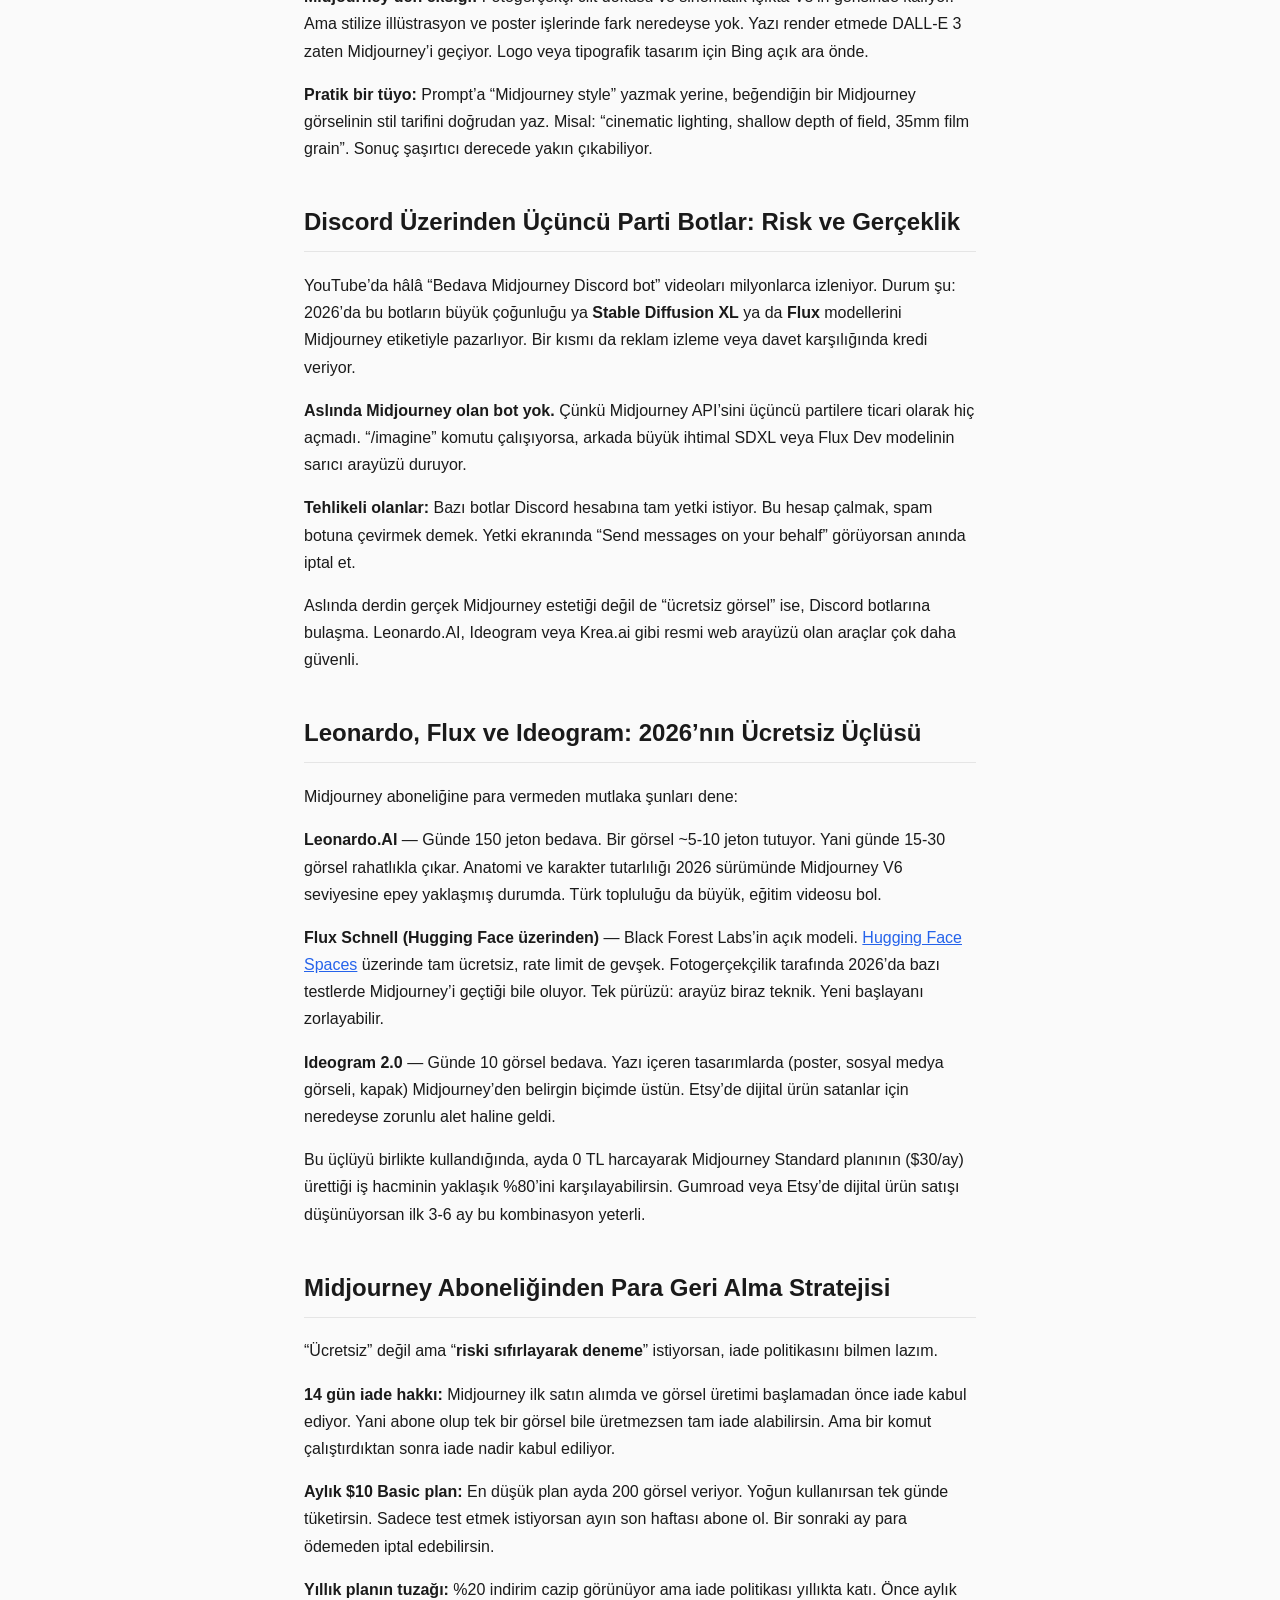
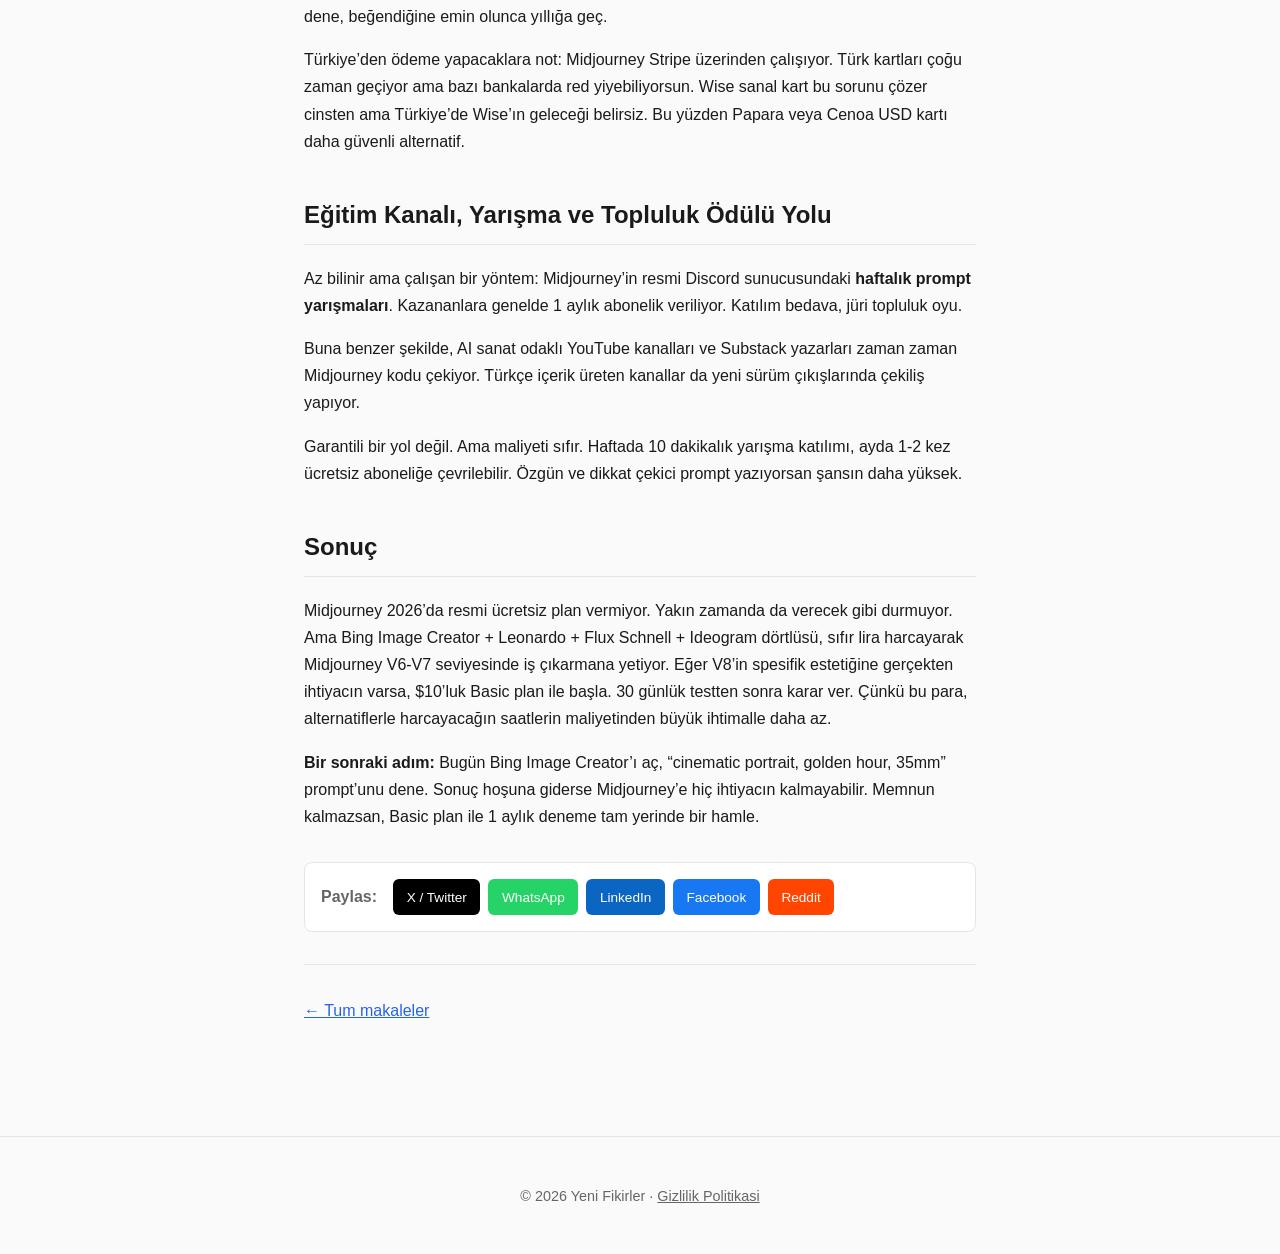
<file: midjourney-ucretsiz-kullanma-2026.html>
<!DOCTYPE html>
<html lang="tr">
<head>
  <meta charset="UTF-8">
  <meta name="viewport" content="width=device-width, initial-scale=1.0">
  <title>[Midjourney](https://www.midjourney.com) Ücretsiz Kullanma 2026: Gerçek Yöntemler | Yeni Fikirler</title>
  <meta name="description" content="Midjourney ücretsiz kullanılır mı? 2026&#x27;da işe yarayan yöntemler, alternatif araçlar ve ücretsiz deneme şansları için pratik rehber burada.">

  <meta property="og:title" content="[Midjourney](https://www.midjourney.com) Ücretsiz Kullanma 2026: Gerçek Yöntemler | Yeni Fikirler">
  <meta property="og:description" content="Midjourney ücretsiz kullanılır mı? 2026&#x27;da işe yarayan yöntemler, alternatif araçlar ve ücretsiz deneme şansları için pratik rehber burada.">
  <meta property="og:url" content="https://eastkhann.github.io/yeni-fikirler-site/midjourney-ucretsiz-kullanma-2026.html">
  <meta property="og:image" content="https://eastkhann.github.io/yeni-fikirler-site/img/midjourney-ucretsiz-kullanma-2026/hero.png">
  <meta property="og:type" content="website">
  <meta name="twitter:card" content="summary_large_image">

  <link rel="canonical" href="https://eastkhann.github.io/yeni-fikirler-site/midjourney-ucretsiz-kullanma-2026.html">
  <link rel="stylesheet" href="style.css">
  <style>
:root {
  --accent: #2563eb;
  --accent-hover: #1d4ed8;
  --bg: #fafafa;
  --surface: #ffffff;
  --text: #1a1a1a;
  --muted: #666666;
  --border: #e5e5e5;
  --font: -apple-system, BlinkMacSystemFont, 'Segoe UI', Roboto, sans-serif;
}
body { font-family: var(--font, sans-serif); }
</style>

  
  
  <script type="application/ld+json">{"@context": "https://schema.org", "@type": "Review", "headline": "[Midjourney](https://www.midjourney.com) Ücretsiz Kullanma 2026: Gerçek Yöntemler", "name": "[Midjourney](https://www.midjourney.com) Ücretsiz Kullanma 2026: Gerçek Yöntemler", "description": "Midjourney ücretsiz kullanılır mı? 2026'da işe yarayan yöntemler, alternatif araçlar ve ücretsiz deneme şansları için pratik rehber burada.", "datePublished": "2026-06-10", "author": {"@type": "Person", "name": "Yeni Fikirler Editor"}, "publisher": {"@type": "Organization", "name": "Yeni Fikirler", "url": "https://eastkhann.github.io/yeni-fikirler-site"}, "url": "https://eastkhann.github.io/yeni-fikirler-site/midjourney-ucretsiz-kullanma-2026.html", "image": "https://eastkhann.github.io/yeni-fikirler-site/img/midjourney-ucretsiz-kullanma-2026/hero.png", "inLanguage": "tr-TR"}</script>
<script type="application/ld+json">{"@context": "https://schema.org", "@type": "BreadcrumbList", "itemListElement": [{"@type": "ListItem", "position": 1, "name": "Anasayfa", "item": "https://eastkhann.github.io/yeni-fikirler-site/"}, {"@type": "ListItem", "position": 2, "name": "[Midjourney](https://www.midjourney.com) Ücretsiz Kullanma 2026: Gerçek Yöntemler", "item": "https://eastkhann.github.io/yeni-fikirler-site/midjourney-ucretsiz-kullanma-2026.html"}]}</script>
</head>
<body>
  <header>
    <nav>
      <a href="index.html" class="logo">Yeni Fikirler</a>
      <ul>
        <li><a href="index.html">Anasayfa</a></li>
        <li><a href="hakkimizda.html">Hakkimizda</a></li>
        <li><a href="iletisim.html">Iletisim</a></li>
      </ul>
    </nav>
  </header>

  <main>
    <article data-type="review">
  <nav class="breadcrumb" aria-label="Breadcrumb">
    <a href="index.html">Anasayfa</a> &rsaquo; <span>[Midjourney](https://www.midjourney.com) Ücretsiz Kullanma 2026: Gerçek Yöntemler</span>
  </nav>

  <h1>[Midjourney](https://www.midjourney.com) Ücretsiz Kullanma 2026: Gerçek Yöntemler</h1>
  <p class="meta">2026-06-10 &middot; midjourney nasıl ücretsiz kullanılır</p>

  

  <blockquote>
<p><em>Bu yazida bazi linkler affiliate (referans) linkleridir. Bu linklerden alisveris yapsaniz size ek ucret yansimaz, sadece sitemizin gelisimine katki saglarsiniz. Tesekkurler.</em></p>
</blockquote>
<h1>Midjourney Ücretsiz Kullanma 2026: Gerçek Yöntemler</h1>
<p>Midjourney bedava nasıl kullanılır sorusu hâlâ Google&rsquo;da en çok yazılan AI sorgularından biri. Kısa cevabı şu: Midjourney 2023 Mart&rsquo;ından beri resmi ücretsiz denemeyi kapattı. Ama yine de işe yarayan birkaç yol var. Dönem dönem açılan promosyon pencereleri, alternatif platformlar, bir de yarı-yasal kaçamaklar. Bu yazıda internette dolaşan &ldquo;bedava Midjourney&rdquo; iddialarını tek tek elden geçireceğiz. Hangileri gerçek, hangileri tuzak — net biçimde ayıracağız. Bonus: 2026 itibariyla Midjourney V8 kalitesine yaklaşan ücretsiz alternatifleri ve aboneliğe geçmeden önce deneyebileceğin yöntemleri de masaya yatıracağız.</p>
<h2>Midjourney&rsquo;in Resmi Ücretsiz Politikası: 2026 Durumu</h2>
<p>Ücretsiz deneme sürümü 2023&rsquo;te kapandı. Sebep mi? Tek kelime: viral içerikler. O meşhur &ldquo;puffer ceketli Papa&rdquo; görseli çıktığı anda sunucu çöktü, şirket panik moduna girdi. 2026&rsquo;da resmi ücretsiz plan <strong>yok</strong>. Ama istisnalar var, oraya geleceğiz.</p>
<p><strong>Geri dönen kısa pencereler:</strong> Midjourney senede 2-3 kez, çoğu zaman yeni sürüm çıkışlarında (V7, V8 gibi) 25 görsel hakkı veren kısa bir deneme açıyor. Bu pencereler genelde 48-72 saat. Duyuru resmi Discord&rsquo;dan geliyor. Mart 2026&rsquo;da V8 lansmanında böyle bir kapı açıldı, hızlıca da kapandı.</p>
<p><strong>Öğrenci/akademik istisna:</strong> Resmi öğrenci programı yok ama üniversite e-posta adresiyle yapılan başvurular zaman zaman incelemeye alınıyor. Garanti vermiyorum. <code>support@midjourney.com</code> adresine yazıp deneyebilirsin.</p>
<p><strong>Açık beta sınırlı erişim:</strong> Yeni model versiyonları test edilirken Discord&rsquo;daki seçili kullanıcılara bedava token dağıtılıyor. Ama bu seçimi topluluğun aktif üyeleri arasından yapıyorlar. Yani önce abone olup içerik üretmen gerekiyor. Klasik tavuk-yumurta.</p>
<p>Yani &ldquo;sınırsız ücretsiz Midjourney&rdquo; diye bir şey yok. Yok ama aşağıdaki yöntemlerle saatlerce hatta günlerce ücretsiz görsel çıkartabilirsin.</p>
<h2>Bing Image Creator: En Yakın Eşdeğer</h2>
<p>Microsoft Copilot&rsquo;un içine gömülü olan Bing Image Creator, 2024&rsquo;ten beri <strong>DALL-E 3 motorunu bedava</strong> sunuyor. 2026&rsquo;da ayrıca GPT-4o image generation desteği de eklendi. Midjourney değil tabii. Ama estetik açıdan en yakın resmi ücretsiz alternatif demek yanlış olmaz.</p>
<p><strong>Nasıl kullanılır:</strong> <a href="https://bing.com/create">bing.com/create</a> adresine Microsoft hesabıyla giriş yap. Günde 15 &ldquo;boost&rdquo; hakkın var — hızlı üretim demek. Boost bittiğinde üretim yavaşlıyor, durmuyor. Türkçe prompt&rsquo;lar çalışıyor ama İngilizce yazarsan sonuç belirgin biçimde daha iyi.</p>
<p><strong>Midjourney&rsquo;den eksiği:</strong> Fotogerçekçi cilt dokusu ve sinematik ışıkta V8&rsquo;in gerisinde kalıyor. Ama stilize illüstrasyon ve poster işlerinde fark neredeyse yok. Yazı render etmede DALL-E 3 zaten Midjourney&rsquo;i geçiyor. Logo veya tipografik tasarım için Bing açık ara önde.</p>
<p><strong>Pratik bir tüyo:</strong> Prompt&rsquo;a &ldquo;Midjourney style&rdquo; yazmak yerine, beğendiğin bir Midjourney görselinin stil tarifini doğrudan yaz. Misal: &ldquo;cinematic lighting, shallow depth of field, 35mm film grain&rdquo;. Sonuç şaşırtıcı derecede yakın çıkabiliyor.</p>
<h2>Discord Üzerinden Üçüncü Parti Botlar: Risk ve Gerçeklik</h2>
<p>YouTube&rsquo;da hâlâ &ldquo;Bedava Midjourney Discord bot&rdquo; videoları milyonlarca izleniyor. Durum şu: 2026&rsquo;da bu botların büyük çoğunluğu ya <strong>Stable Diffusion XL</strong> ya da <strong>Flux</strong> modellerini Midjourney etiketiyle pazarlıyor. Bir kısmı da reklam izleme veya davet karşılığında kredi veriyor.</p>
<p><strong>Aslında Midjourney olan bot yok.</strong> Çünkü Midjourney API&rsquo;sini üçüncü partilere ticari olarak hiç açmadı. &ldquo;/imagine&rdquo; komutu çalışıyorsa, arkada büyük ihtimal SDXL veya Flux Dev modelinin sarıcı arayüzü duruyor.</p>
<p><strong>Tehlikeli olanlar:</strong> Bazı botlar Discord hesabına tam yetki istiyor. Bu hesap çalmak, spam botuna çevirmek demek. Yetki ekranında &ldquo;Send messages on your behalf&rdquo; görüyorsan anında iptal et.</p>
<p>Aslında derdin gerçek Midjourney estetiği değil de &ldquo;ücretsiz görsel&rdquo; ise, Discord botlarına bulaşma. Leonardo.AI, Ideogram veya Krea.ai gibi resmi web arayüzü olan araçlar çok daha güvenli.</p>
<h2>Leonardo, Flux ve Ideogram: 2026&rsquo;nın Ücretsiz Üçlüsü</h2>
<p>Midjourney aboneliğine para vermeden mutlaka şunları dene:</p>
<p><strong>Leonardo.AI</strong> — Günde 150 jeton bedava. Bir görsel ~5-10 jeton tutuyor. Yani günde 15-30 görsel rahatlıkla çıkar. Anatomi ve karakter tutarlılığı 2026 sürümünde Midjourney V6 seviyesine epey yaklaşmış durumda. Türk topluluğu da büyük, eğitim videosu bol.</p>
<p><strong>Flux Schnell (Hugging Face üzerinden)</strong> — Black Forest Labs&rsquo;in açık modeli. <a href="https://huggingface.co">Hugging Face Spaces</a> üzerinde tam ücretsiz, rate limit de gevşek. Fotogerçekçilik tarafında 2026&rsquo;da bazı testlerde Midjourney&rsquo;i geçtiği bile oluyor. Tek pürüzü: arayüz biraz teknik. Yeni başlayanı zorlayabilir.</p>
<p><strong>Ideogram 2.0</strong> — Günde 10 görsel bedava. Yazı içeren tasarımlarda (poster, sosyal medya görseli, kapak) Midjourney&rsquo;den belirgin biçimde üstün. Etsy&rsquo;de dijital ürün satanlar için neredeyse zorunlu alet haline geldi.</p>
<p>Bu üçlüyü birlikte kullandığında, ayda 0 TL harcayarak Midjourney Standard planının ($30/ay) ürettiği iş hacminin yaklaşık %80&rsquo;ini karşılayabilirsin. Gumroad veya Etsy&rsquo;de dijital ürün satışı düşünüyorsan ilk 3-6 ay bu kombinasyon yeterli.</p>
<h2>Midjourney Aboneliğinden Para Geri Alma Stratejisi</h2>
<p>&ldquo;Ücretsiz&rdquo; değil ama &ldquo;<strong>riski sıfırlayarak deneme</strong>&rdquo; istiyorsan, iade politikasını bilmen lazım.</p>
<p><strong>14 gün iade hakkı:</strong> Midjourney ilk satın alımda ve görsel üretimi başlamadan önce iade kabul ediyor. Yani abone olup tek bir görsel bile üretmezsen tam iade alabilirsin. Ama bir komut çalıştırdıktan sonra iade nadir kabul ediliyor.</p>
<p><strong>Aylık $10 Basic plan:</strong> En düşük plan ayda 200 görsel veriyor. Yoğun kullanırsan tek günde tüketirsin. Sadece test etmek istiyorsan ayın son haftası abone ol. Bir sonraki ay para ödemeden iptal edebilirsin.</p>
<p><strong>Yıllık planın tuzağı:</strong> %20 indirim cazip görünüyor ama iade politikası yıllıkta katı. Önce aylık dene, beğendiğine emin olunca yıllığa geç.</p>
<p>Türkiye&rsquo;den ödeme yapacaklara not: Midjourney Stripe üzerinden çalışıyor. Türk kartları çoğu zaman geçiyor ama bazı bankalarda red yiyebiliyorsun. Wise sanal kart bu sorunu çözer cinsten ama Türkiye&rsquo;de Wise&rsquo;ın geleceği belirsiz. Bu yüzden Papara veya Cenoa USD kartı daha güvenli alternatif.</p>
<h2>Eğitim Kanalı, Yarışma ve Topluluk Ödülü Yolu</h2>
<p>Az bilinir ama çalışan bir yöntem: Midjourney&rsquo;in resmi Discord sunucusundaki <strong>haftalık prompt yarışmaları</strong>. Kazananlara genelde 1 aylık abonelik veriliyor. Katılım bedava, jüri topluluk oyu.</p>
<p>Buna benzer şekilde, AI sanat odaklı YouTube kanalları ve Substack yazarları zaman zaman Midjourney kodu çekiyor. Türkçe içerik üreten kanallar da yeni sürüm çıkışlarında çekiliş yapıyor.</p>
<p>Garantili bir yol değil. Ama maliyeti sıfır. Haftada 10 dakikalık yarışma katılımı, ayda 1-2 kez ücretsiz aboneliğe çevrilebilir. Özgün ve dikkat çekici prompt yazıyorsan şansın daha yüksek.</p>
<h2>Sonuç</h2>
<p>Midjourney 2026&rsquo;da resmi ücretsiz plan vermiyor. Yakın zamanda da verecek gibi durmuyor. Ama Bing Image Creator + Leonardo + Flux Schnell + Ideogram dörtlüsü, sıfır lira harcayarak Midjourney V6-V7 seviyesinde iş çıkarmana yetiyor. Eğer V8&rsquo;in spesifik estetiğine gerçekten ihtiyacın varsa, $10&rsquo;luk Basic plan ile başla. 30 günlük testten sonra karar ver. Çünkü bu para, alternatiflerle harcayacağın saatlerin maliyetinden büyük ihtimalle daha az.</p>
<p><strong>Bir sonraki adım:</strong> Bugün Bing Image Creator&rsquo;ı aç, &ldquo;cinematic portrait, golden hour, 35mm&rdquo; prompt&rsquo;unu dene. Sonuç hoşuna giderse Midjourney&rsquo;e hiç ihtiyacın kalmayabilir. Memnun kalmazsan, Basic plan ile 1 aylık deneme tam yerinde bir hamle.</p>

  <div class="share-buttons">
  <span class="share-label">Paylas:</span>
  <a href="https://twitter.com/intent/tweet?url=https%3A//eastkhann.github.io/yeni-fikirler-site/midjourney-ucretsiz-kullanma-2026.html&text=%5BMidjourney%5D%28https%3A//www.midjourney.com%29%20%C3%9Ccretsiz%20Kullanma%202026%3A%20Ger%C3%A7ek%20Y%C3%B6ntemler" target="_blank" rel="noopener" class="share-btn share-twitter">X / Twitter</a>
  <a href="https://wa.me/?text=%5BMidjourney%5D%28https%3A//www.midjourney.com%29%20%C3%9Ccretsiz%20Kullanma%202026%3A%20Ger%C3%A7ek%20Y%C3%B6ntemler%20https%3A//eastkhann.github.io/yeni-fikirler-site/midjourney-ucretsiz-kullanma-2026.html" target="_blank" rel="noopener" class="share-btn share-wa">WhatsApp</a>
  <a href="https://www.linkedin.com/sharing/share-offsite/?url=https%3A//eastkhann.github.io/yeni-fikirler-site/midjourney-ucretsiz-kullanma-2026.html" target="_blank" rel="noopener" class="share-btn share-li">LinkedIn</a>
  <a href="https://www.facebook.com/sharer/sharer.php?u=https%3A//eastkhann.github.io/yeni-fikirler-site/midjourney-ucretsiz-kullanma-2026.html" target="_blank" rel="noopener" class="share-btn share-fb">Facebook</a>
  <a href="https://www.reddit.com/submit?url=https%3A//eastkhann.github.io/yeni-fikirler-site/midjourney-ucretsiz-kullanma-2026.html&title=%5BMidjourney%5D%28https%3A//www.midjourney.com%29%20%C3%9Ccretsiz%20Kullanma%202026%3A%20Ger%C3%A7ek%20Y%C3%B6ntemler" target="_blank" rel="noopener" class="share-btn share-rd">Reddit</a>
</div>

  <hr>
  <p><a href="index.html">&larr; Tum makaleler</a></p>
</article>

  </main>

  <footer>
    <p>&copy; 2026 Yeni Fikirler &middot; <a href="gizlilik.html">Gizlilik Politikasi</a></p>
  </footer>
</body>
</html>
</file>
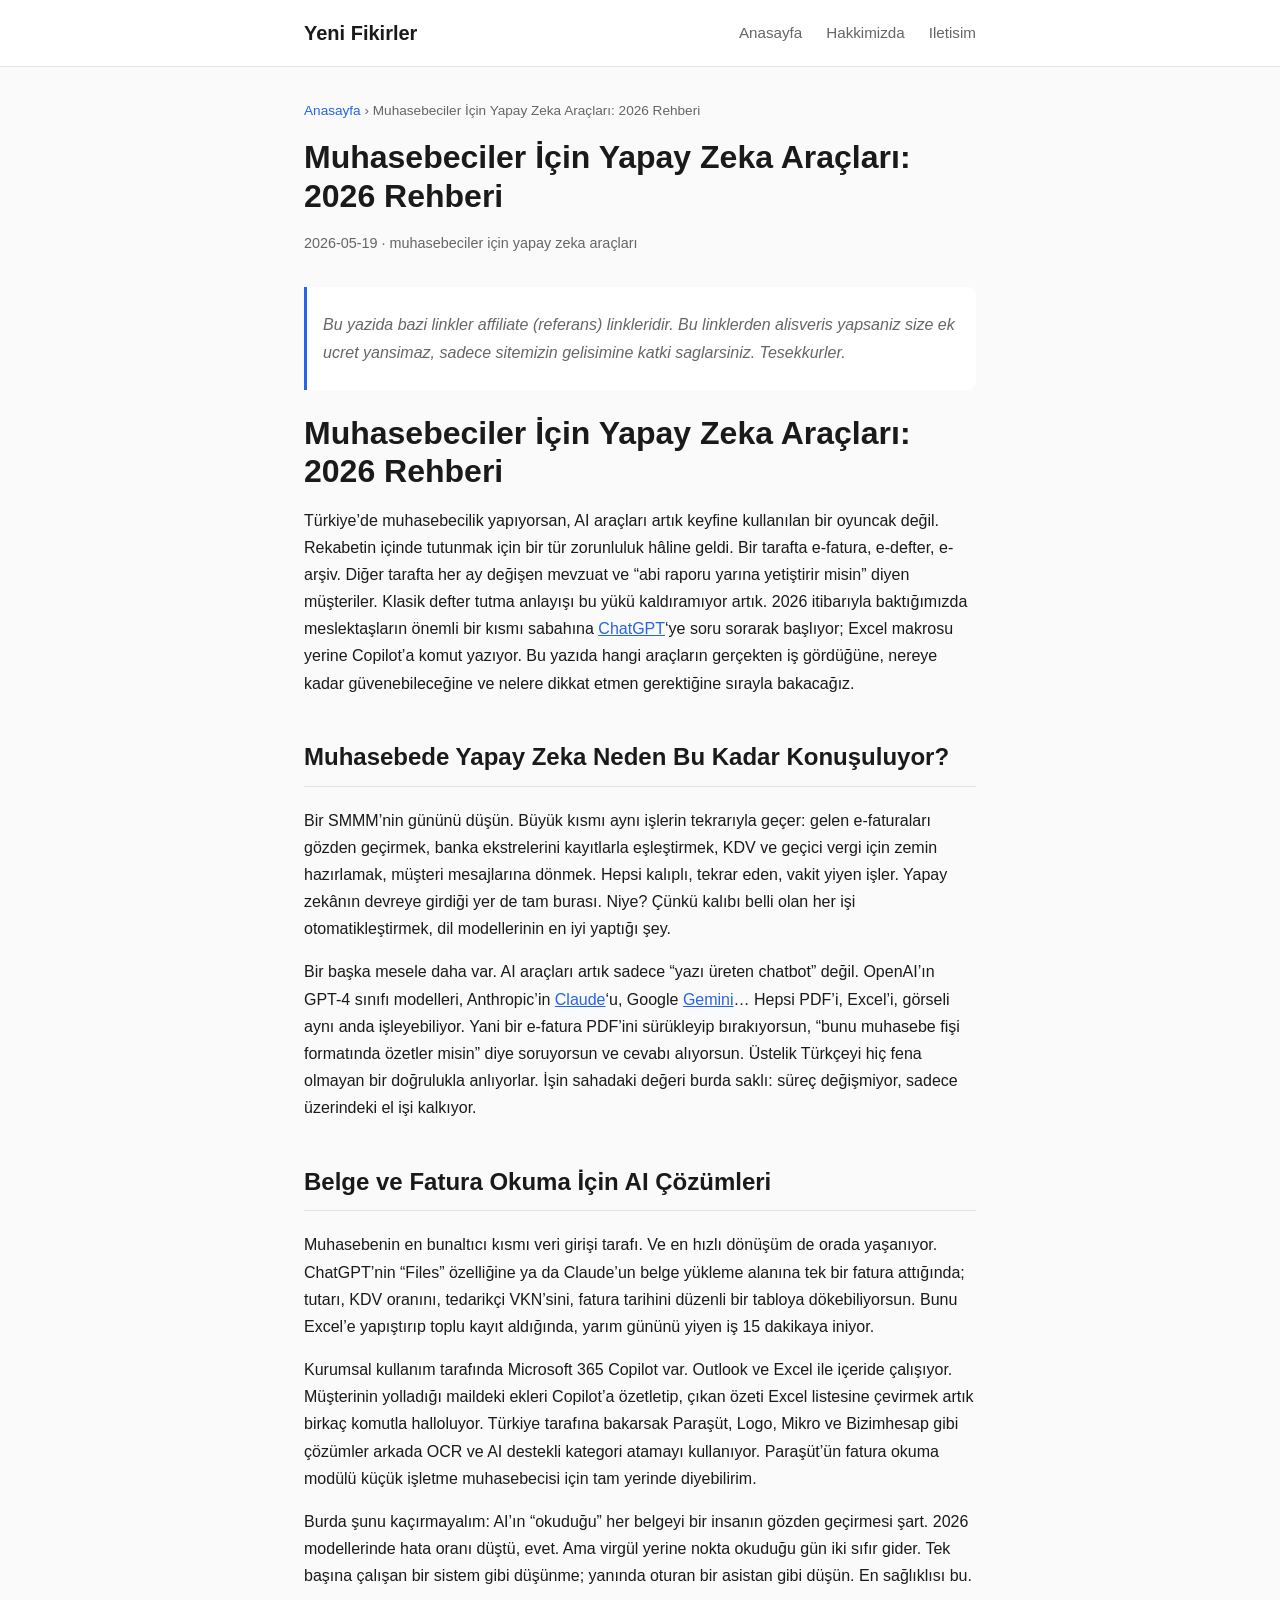
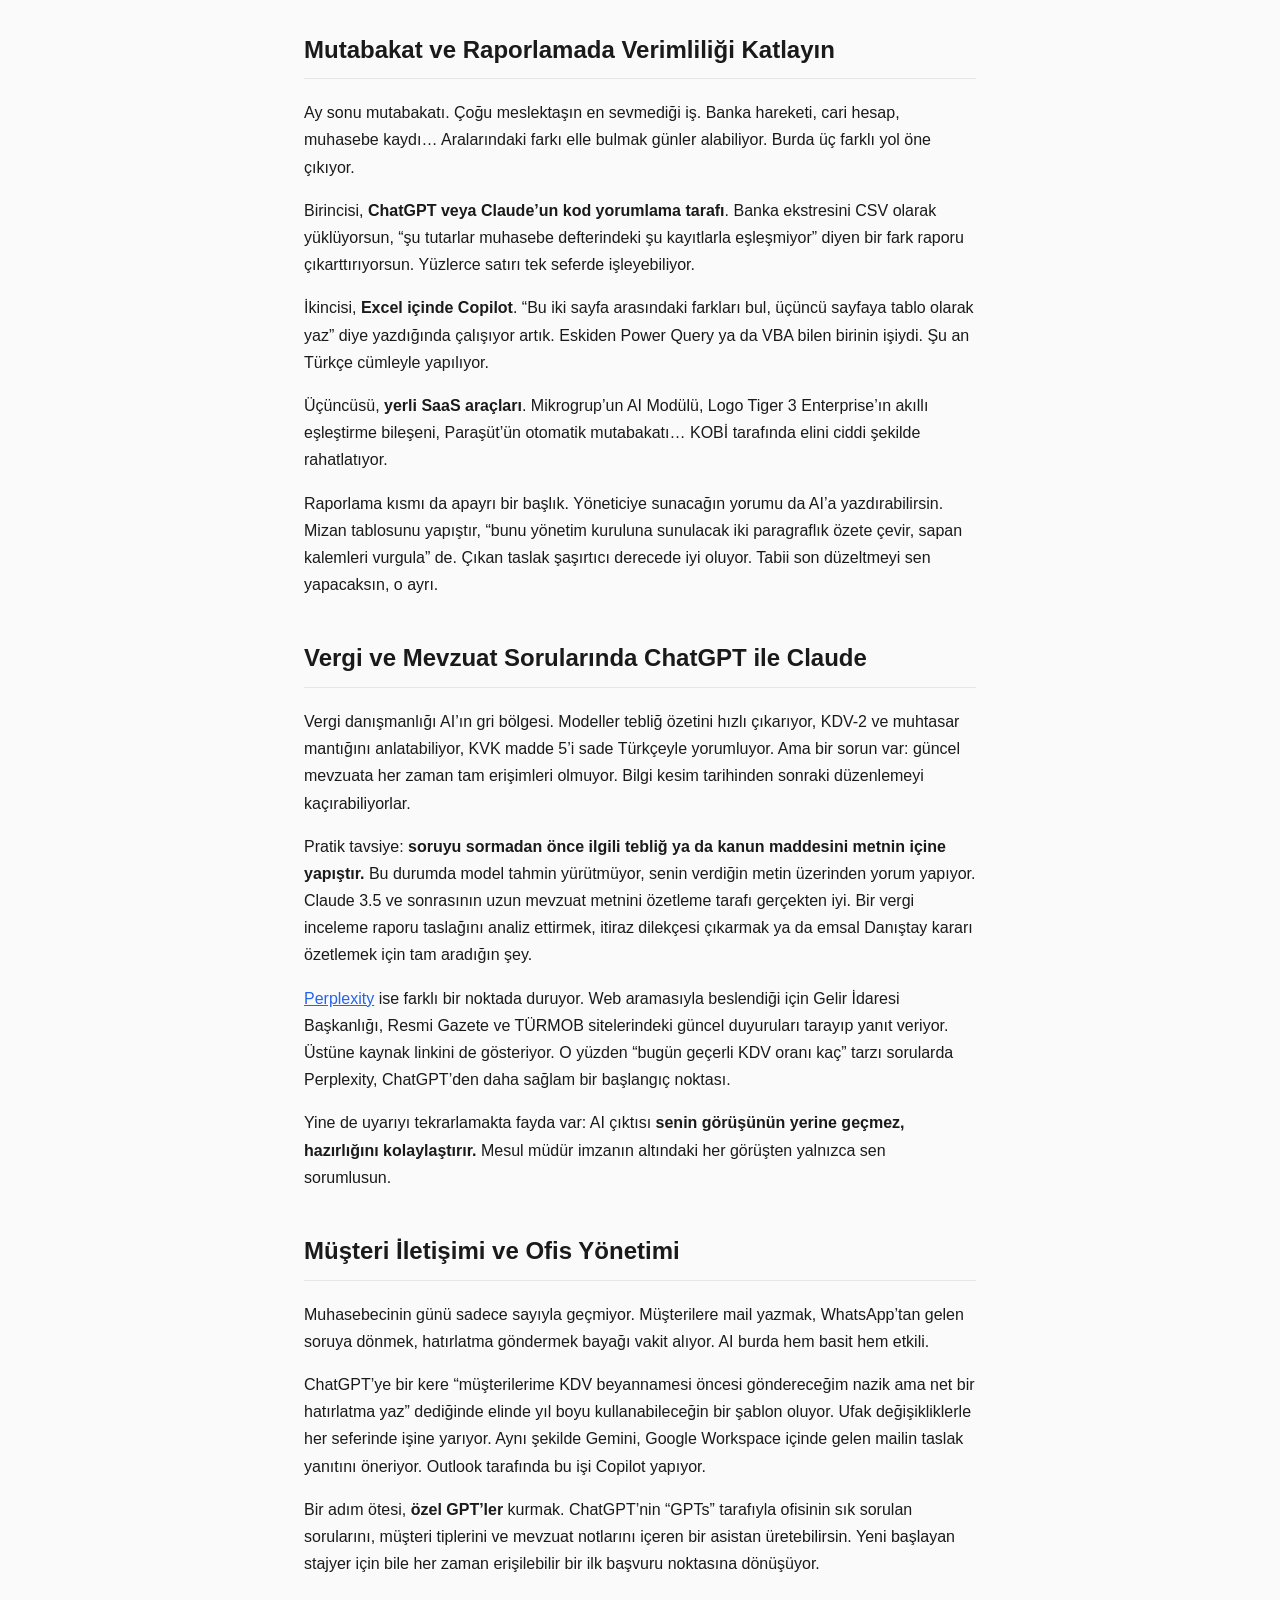
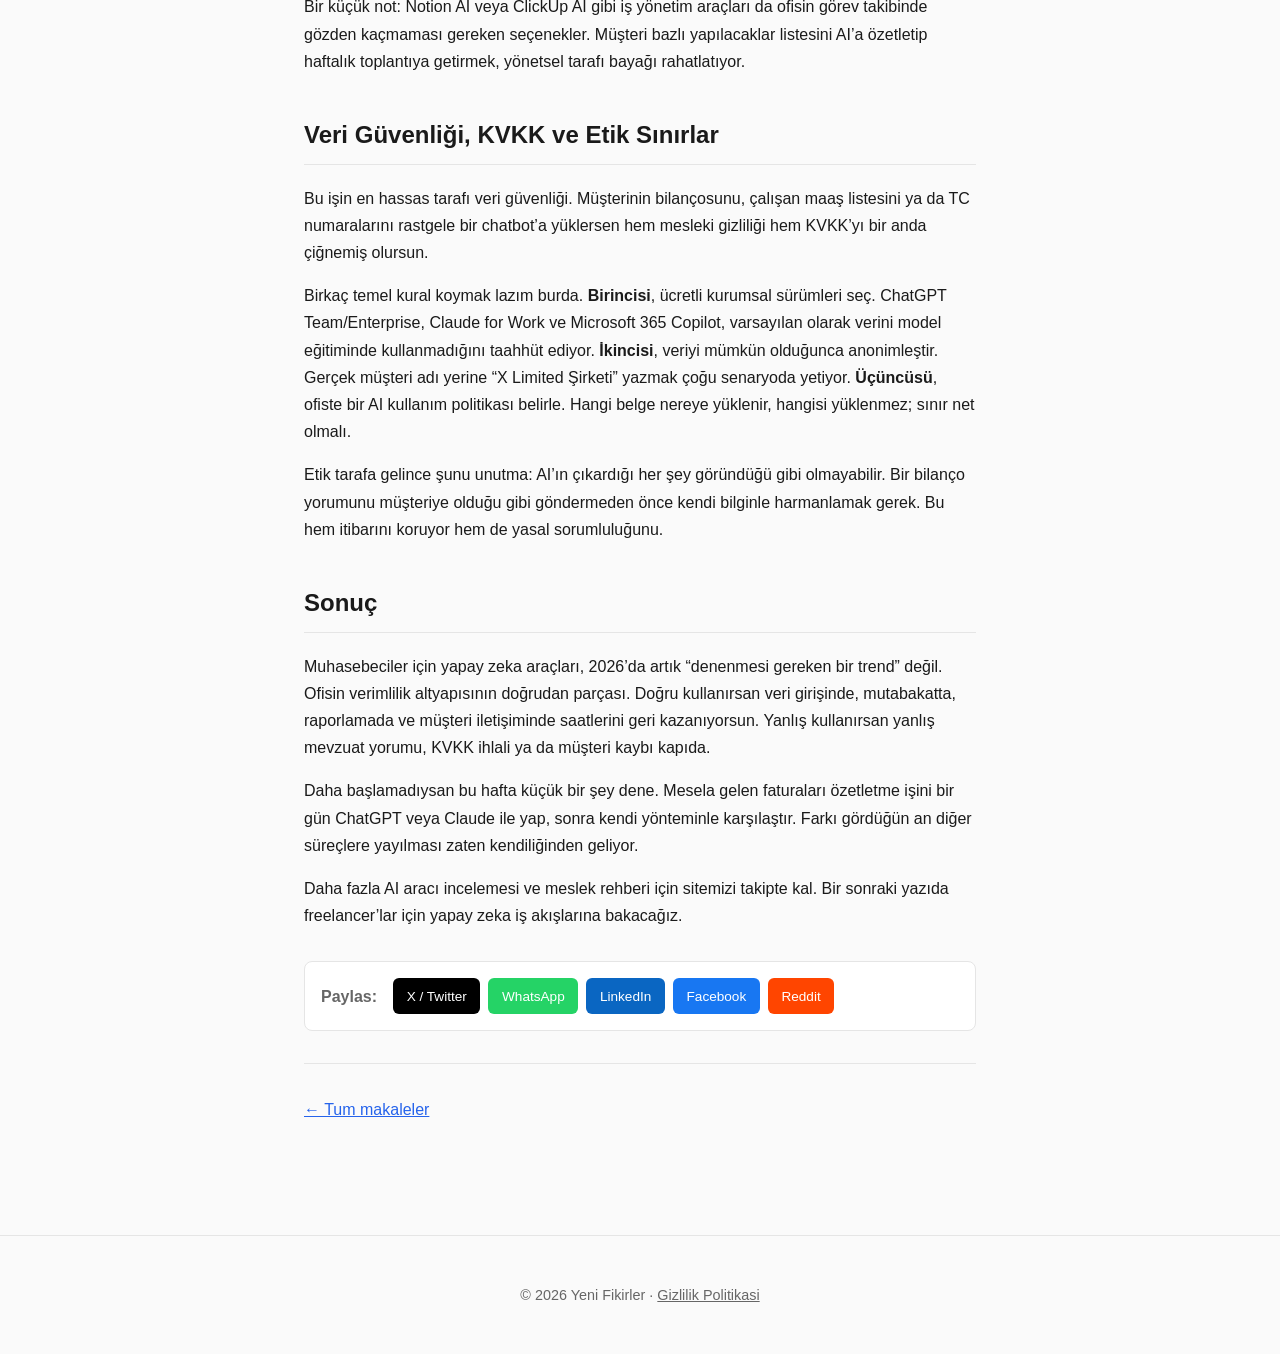
<file: muhasebeciler-icin-yapay-zeka-araclari-2026.html>
<!DOCTYPE html>
<html lang="tr">
<head>
  <meta charset="UTF-8">
  <meta name="viewport" content="width=device-width, initial-scale=1.0">
  <title>Muhasebeciler İçin Yapay Zeka Araçları: 2026 Rehberi | Yeni Fikirler</title>
  <meta name="description" content="Muhasebeciler için yapay zeka araçları 2026 rehberi: fatura okuma, mutabakat, raporlama ve vergi süreçlerinde verimi artıran AI çözümlerini inceleyin.">

  <meta property="og:title" content="Muhasebeciler İçin Yapay Zeka Araçları: 2026 Rehberi | Yeni Fikirler">
  <meta property="og:description" content="Muhasebeciler için yapay zeka araçları 2026 rehberi: fatura okuma, mutabakat, raporlama ve vergi süreçlerinde verimi artıran AI çözümlerini inceleyin.">
  <meta property="og:url" content="https://eastkhann.github.io/yeni-fikirler-site/muhasebeciler-icin-yapay-zeka-araclari-2026.html">
  <meta property="og:image" content="https://eastkhann.github.io/yeni-fikirler-site/img/muhasebeciler-icin-yapay-zeka-araclari-2026/hero.png">
  <meta property="og:type" content="website">
  <meta name="twitter:card" content="summary_large_image">

  <link rel="canonical" href="https://eastkhann.github.io/yeni-fikirler-site/muhasebeciler-icin-yapay-zeka-araclari-2026.html">
  <link rel="stylesheet" href="style.css">
  <style>
:root {
  --accent: #2563eb;
  --accent-hover: #1d4ed8;
  --bg: #fafafa;
  --surface: #ffffff;
  --text: #1a1a1a;
  --muted: #666666;
  --border: #e5e5e5;
  --font: -apple-system, BlinkMacSystemFont, 'Segoe UI', Roboto, sans-serif;
}
body { font-family: var(--font, sans-serif); }
</style>

  
  
  <script type="application/ld+json">{"@context": "https://schema.org", "@type": "Article", "headline": "Muhasebeciler İçin Yapay Zeka Araçları: 2026 Rehberi", "name": "Muhasebeciler İçin Yapay Zeka Araçları: 2026 Rehberi", "description": "Muhasebeciler için yapay zeka araçları 2026 rehberi: fatura okuma, mutabakat, raporlama ve vergi süreçlerinde verimi artıran AI çözümlerini inceleyin.", "datePublished": "2026-05-19", "author": {"@type": "Person", "name": "Yeni Fikirler Editor"}, "publisher": {"@type": "Organization", "name": "Yeni Fikirler", "url": "https://eastkhann.github.io/yeni-fikirler-site"}, "url": "https://eastkhann.github.io/yeni-fikirler-site/muhasebeciler-icin-yapay-zeka-araclari-2026.html", "image": "https://eastkhann.github.io/yeni-fikirler-site/img/muhasebeciler-icin-yapay-zeka-araclari-2026/hero.png", "inLanguage": "tr-TR"}</script>
<script type="application/ld+json">{"@context": "https://schema.org", "@type": "BreadcrumbList", "itemListElement": [{"@type": "ListItem", "position": 1, "name": "Anasayfa", "item": "https://eastkhann.github.io/yeni-fikirler-site/"}, {"@type": "ListItem", "position": 2, "name": "Muhasebeciler İçin Yapay Zeka Araçları: 2026 Rehberi", "item": "https://eastkhann.github.io/yeni-fikirler-site/muhasebeciler-icin-yapay-zeka-araclari-2026.html"}]}</script>
</head>
<body>
  <header>
    <nav>
      <a href="index.html" class="logo">Yeni Fikirler</a>
      <ul>
        <li><a href="index.html">Anasayfa</a></li>
        <li><a href="hakkimizda.html">Hakkimizda</a></li>
        <li><a href="iletisim.html">Iletisim</a></li>
      </ul>
    </nav>
  </header>

  <main>
    <article data-type="article">
  <nav class="breadcrumb" aria-label="Breadcrumb">
    <a href="index.html">Anasayfa</a> &rsaquo; <span>Muhasebeciler İçin Yapay Zeka Araçları: 2026 Rehberi</span>
  </nav>

  <h1>Muhasebeciler İçin Yapay Zeka Araçları: 2026 Rehberi</h1>
  <p class="meta">2026-05-19 &middot; muhasebeciler için yapay zeka araçları</p>

  

  <blockquote>
<p><em>Bu yazida bazi linkler affiliate (referans) linkleridir. Bu linklerden alisveris yapsaniz size ek ucret yansimaz, sadece sitemizin gelisimine katki saglarsiniz. Tesekkurler.</em></p>
</blockquote>
<h1>Muhasebeciler İçin Yapay Zeka Araçları: 2026 Rehberi</h1>
<p>Türkiye&rsquo;de muhasebecilik yapıyorsan, AI araçları artık keyfine kullanılan bir oyuncak değil. Rekabetin içinde tutunmak için bir tür zorunluluk hâline geldi. Bir tarafta e-fatura, e-defter, e-arşiv. Diğer tarafta her ay değişen mevzuat ve &ldquo;abi raporu yarına yetiştirir misin&rdquo; diyen müşteriler. Klasik defter tutma anlayışı bu yükü kaldıramıyor artık. 2026 itibarıyla baktığımızda meslektaşların önemli bir kısmı sabahına <a href="https://chatgpt.com">ChatGPT</a>&lsquo;ye soru sorarak başlıyor; Excel makrosu yerine Copilot&rsquo;a komut yazıyor. Bu yazıda hangi araçların gerçekten iş gördüğüne, nereye kadar güvenebileceğine ve nelere dikkat etmen gerektiğine sırayla bakacağız.</p>
<h2>Muhasebede Yapay Zeka Neden Bu Kadar Konuşuluyor?</h2>
<p>Bir SMMM&rsquo;nin gününü düşün. Büyük kısmı aynı işlerin tekrarıyla geçer: gelen e-faturaları gözden geçirmek, banka ekstrelerini kayıtlarla eşleştirmek, KDV ve geçici vergi için zemin hazırlamak, müşteri mesajlarına dönmek. Hepsi kalıplı, tekrar eden, vakit yiyen işler. Yapay zekânın devreye girdiği yer de tam burası. Niye? Çünkü kalıbı belli olan her işi otomatikleştirmek, dil modellerinin en iyi yaptığı şey.</p>
<p>Bir başka mesele daha var. AI araçları artık sadece &ldquo;yazı üreten chatbot&rdquo; değil. OpenAI&rsquo;ın GPT-4 sınıfı modelleri, Anthropic&rsquo;in <a href="https://claude.ai">Claude</a>&lsquo;u, Google <a href="https://gemini.google.com">Gemini</a>&hellip; Hepsi PDF&rsquo;i, Excel&rsquo;i, görseli aynı anda işleyebiliyor. Yani bir e-fatura PDF&rsquo;ini sürükleyip bırakıyorsun, &ldquo;bunu muhasebe fişi formatında özetler misin&rdquo; diye soruyorsun ve cevabı alıyorsun. Üstelik Türkçeyi hiç fena olmayan bir doğrulukla anlıyorlar. İşin sahadaki değeri burda saklı: süreç değişmiyor, sadece üzerindeki el işi kalkıyor.</p>
<h2>Belge ve Fatura Okuma İçin AI Çözümleri</h2>
<p>Muhasebenin en bunaltıcı kısmı veri girişi tarafı. Ve en hızlı dönüşüm de orada yaşanıyor. ChatGPT&rsquo;nin &ldquo;Files&rdquo; özelliğine ya da Claude&rsquo;un belge yükleme alanına tek bir fatura attığında; tutarı, KDV oranını, tedarikçi VKN&rsquo;sini, fatura tarihini düzenli bir tabloya dökebiliyorsun. Bunu Excel&rsquo;e yapıştırıp toplu kayıt aldığında, yarım gününü yiyen iş 15 dakikaya iniyor.</p>
<p>Kurumsal kullanım tarafında Microsoft 365 Copilot var. Outlook ve Excel ile içeride çalışıyor. Müşterinin yolladığı maildeki ekleri Copilot&rsquo;a özetletip, çıkan özeti Excel listesine çevirmek artık birkaç komutla halloluyor. Türkiye tarafına bakarsak Paraşüt, Logo, Mikro ve Bizimhesap gibi çözümler arkada OCR ve AI destekli kategori atamayı kullanıyor. Paraşüt&rsquo;ün fatura okuma modülü küçük işletme muhasebecisi için tam yerinde diyebilirim.</p>
<p>Burda şunu kaçırmayalım: AI&rsquo;ın &ldquo;okuduğu&rdquo; her belgeyi bir insanın gözden geçirmesi şart. 2026 modellerinde hata oranı düştü, evet. Ama virgül yerine nokta okuduğu gün iki sıfır gider. Tek başına çalışan bir sistem gibi düşünme; yanında oturan bir asistan gibi düşün. En sağlıklısı bu.</p>
<h2>Mutabakat ve Raporlamada Verimliliği Katlayın</h2>
<p>Ay sonu mutabakatı. Çoğu meslektaşın en sevmediği iş. Banka hareketi, cari hesap, muhasebe kaydı&hellip; Aralarındaki farkı elle bulmak günler alabiliyor. Burda üç farklı yol öne çıkıyor.</p>
<p>Birincisi, <strong>ChatGPT veya Claude&rsquo;un kod yorumlama tarafı</strong>. Banka ekstresini CSV olarak yüklüyorsun, &ldquo;şu tutarlar muhasebe defterindeki şu kayıtlarla eşleşmiyor&rdquo; diyen bir fark raporu çıkarttırıyorsun. Yüzlerce satırı tek seferde işleyebiliyor.</p>
<p>İkincisi, <strong>Excel içinde Copilot</strong>. &ldquo;Bu iki sayfa arasındaki farkları bul, üçüncü sayfaya tablo olarak yaz&rdquo; diye yazdığında çalışıyor artık. Eskiden Power Query ya da VBA bilen birinin işiydi. Şu an Türkçe cümleyle yapılıyor.</p>
<p>Üçüncüsü, <strong>yerli SaaS araçları</strong>. Mikrogrup&rsquo;un AI Modülü, Logo Tiger 3 Enterprise&rsquo;ın akıllı eşleştirme bileşeni, Paraşüt&rsquo;ün otomatik mutabakatı&hellip; KOBİ tarafında elini ciddi şekilde rahatlatıyor.</p>
<p>Raporlama kısmı da apayrı bir başlık. Yöneticiye sunacağın yorumu da AI&rsquo;a yazdırabilirsin. Mizan tablosunu yapıştır, &ldquo;bunu yönetim kuruluna sunulacak iki paragraflık özete çevir, sapan kalemleri vurgula&rdquo; de. Çıkan taslak şaşırtıcı derecede iyi oluyor. Tabii son düzeltmeyi sen yapacaksın, o ayrı.</p>
<h2>Vergi ve Mevzuat Sorularında ChatGPT ile Claude</h2>
<p>Vergi danışmanlığı AI&rsquo;ın gri bölgesi. Modeller tebliğ özetini hızlı çıkarıyor, KDV-2 ve muhtasar mantığını anlatabiliyor, KVK madde 5&rsquo;i sade Türkçeyle yorumluyor. Ama bir sorun var: güncel mevzuata her zaman tam erişimleri olmuyor. Bilgi kesim tarihinden sonraki düzenlemeyi kaçırabiliyorlar.</p>
<p>Pratik tavsiye: <strong>soruyu sormadan önce ilgili tebliğ ya da kanun maddesini metnin içine yapıştır.</strong> Bu durumda model tahmin yürütmüyor, senin verdiğin metin üzerinden yorum yapıyor. Claude 3.5 ve sonrasının uzun mevzuat metnini özetleme tarafı gerçekten iyi. Bir vergi inceleme raporu taslağını analiz ettirmek, itiraz dilekçesi çıkarmak ya da emsal Danıştay kararı özetlemek için tam aradığın şey.</p>
<p><a href="https://www.perplexity.ai">Perplexity</a> ise farklı bir noktada duruyor. Web aramasıyla beslendiği için Gelir İdaresi Başkanlığı, Resmi Gazete ve TÜRMOB sitelerindeki güncel duyuruları tarayıp yanıt veriyor. Üstüne kaynak linkini de gösteriyor. O yüzden &ldquo;bugün geçerli KDV oranı kaç&rdquo; tarzı sorularda Perplexity, ChatGPT&rsquo;den daha sağlam bir başlangıç noktası.</p>
<p>Yine de uyarıyı tekrarlamakta fayda var: AI çıktısı <strong>senin görüşünün yerine geçmez, hazırlığını kolaylaştırır.</strong> Mesul müdür imzanın altındaki her görüşten yalnızca sen sorumlusun.</p>
<h2>Müşteri İletişimi ve Ofis Yönetimi</h2>
<p>Muhasebecinin günü sadece sayıyla geçmiyor. Müşterilere mail yazmak, WhatsApp&rsquo;tan gelen soruya dönmek, hatırlatma göndermek bayağı vakit alıyor. AI burda hem basit hem etkili.</p>
<p>ChatGPT&rsquo;ye bir kere &ldquo;müşterilerime KDV beyannamesi öncesi göndereceğim nazik ama net bir hatırlatma yaz&rdquo; dediğinde elinde yıl boyu kullanabileceğin bir şablon oluyor. Ufak değişikliklerle her seferinde işine yarıyor. Aynı şekilde Gemini, Google Workspace içinde gelen mailin taslak yanıtını öneriyor. Outlook tarafında bu işi Copilot yapıyor.</p>
<p>Bir adım ötesi, <strong>özel GPT&rsquo;ler</strong> kurmak. ChatGPT&rsquo;nin &ldquo;GPTs&rdquo; tarafıyla ofisinin sık sorulan sorularını, müşteri tiplerini ve mevzuat notlarını içeren bir asistan üretebilirsin. Yeni başlayan stajyer için bile her zaman erişilebilir bir ilk başvuru noktasına dönüşüyor.</p>
<p>Bir küçük not: Notion AI veya ClickUp AI gibi iş yönetim araçları da ofisin görev takibinde gözden kaçmaması gereken seçenekler. Müşteri bazlı yapılacaklar listesini AI&rsquo;a özetletip haftalık toplantıya getirmek, yönetsel tarafı bayağı rahatlatıyor.</p>
<h2>Veri Güvenliği, KVKK ve Etik Sınırlar</h2>
<p>Bu işin en hassas tarafı veri güvenliği. Müşterinin bilançosunu, çalışan maaş listesini ya da TC numaralarını rastgele bir chatbot&rsquo;a yüklersen hem mesleki gizliliği hem KVKK&rsquo;yı bir anda çiğnemiş olursun.</p>
<p>Birkaç temel kural koymak lazım burda. <strong>Birincisi</strong>, ücretli kurumsal sürümleri seç. ChatGPT Team/Enterprise, Claude for Work ve Microsoft 365 Copilot, varsayılan olarak verini model eğitiminde kullanmadığını taahhüt ediyor. <strong>İkincisi</strong>, veriyi mümkün olduğunca anonimleştir. Gerçek müşteri adı yerine &ldquo;X Limited Şirketi&rdquo; yazmak çoğu senaryoda yetiyor. <strong>Üçüncüsü</strong>, ofiste bir AI kullanım politikası belirle. Hangi belge nereye yüklenir, hangisi yüklenmez; sınır net olmalı.</p>
<p>Etik tarafa gelince şunu unutma: AI&rsquo;ın çıkardığı her şey göründüğü gibi olmayabilir. Bir bilanço yorumunu müşteriye olduğu gibi göndermeden önce kendi bilginle harmanlamak gerek. Bu hem itibarını koruyor hem de yasal sorumluluğunu.</p>
<h2>Sonuç</h2>
<p>Muhasebeciler için yapay zeka araçları, 2026&rsquo;da artık &ldquo;denenmesi gereken bir trend&rdquo; değil. Ofisin verimlilik altyapısının doğrudan parçası. Doğru kullanırsan veri girişinde, mutabakatta, raporlamada ve müşteri iletişiminde saatlerini geri kazanıyorsun. Yanlış kullanırsan yanlış mevzuat yorumu, KVKK ihlali ya da müşteri kaybı kapıda.</p>
<p>Daha başlamadıysan bu hafta küçük bir şey dene. Mesela gelen faturaları özetletme işini bir gün ChatGPT veya Claude ile yap, sonra kendi yönteminle karşılaştır. Farkı gördüğün an diğer süreçlere yayılması zaten kendiliğinden geliyor.</p>
<p>Daha fazla AI aracı incelemesi ve meslek rehberi için sitemizi takipte kal. Bir sonraki yazıda freelancer&rsquo;lar için yapay zeka iş akışlarına bakacağız.</p>

  <div class="share-buttons">
  <span class="share-label">Paylas:</span>
  <a href="https://twitter.com/intent/tweet?url=https%3A//eastkhann.github.io/yeni-fikirler-site/muhasebeciler-icin-yapay-zeka-araclari-2026.html&text=Muhasebeciler%20%C4%B0%C3%A7in%20Yapay%20Zeka%20Ara%C3%A7lar%C4%B1%3A%202026%20Rehberi" target="_blank" rel="noopener" class="share-btn share-twitter">X / Twitter</a>
  <a href="https://wa.me/?text=Muhasebeciler%20%C4%B0%C3%A7in%20Yapay%20Zeka%20Ara%C3%A7lar%C4%B1%3A%202026%20Rehberi%20https%3A//eastkhann.github.io/yeni-fikirler-site/muhasebeciler-icin-yapay-zeka-araclari-2026.html" target="_blank" rel="noopener" class="share-btn share-wa">WhatsApp</a>
  <a href="https://www.linkedin.com/sharing/share-offsite/?url=https%3A//eastkhann.github.io/yeni-fikirler-site/muhasebeciler-icin-yapay-zeka-araclari-2026.html" target="_blank" rel="noopener" class="share-btn share-li">LinkedIn</a>
  <a href="https://www.facebook.com/sharer/sharer.php?u=https%3A//eastkhann.github.io/yeni-fikirler-site/muhasebeciler-icin-yapay-zeka-araclari-2026.html" target="_blank" rel="noopener" class="share-btn share-fb">Facebook</a>
  <a href="https://www.reddit.com/submit?url=https%3A//eastkhann.github.io/yeni-fikirler-site/muhasebeciler-icin-yapay-zeka-araclari-2026.html&title=Muhasebeciler%20%C4%B0%C3%A7in%20Yapay%20Zeka%20Ara%C3%A7lar%C4%B1%3A%202026%20Rehberi" target="_blank" rel="noopener" class="share-btn share-rd">Reddit</a>
</div>

  <hr>
  <p><a href="index.html">&larr; Tum makaleler</a></p>
</article>

  </main>

  <footer>
    <p>&copy; 2026 Yeni Fikirler &middot; <a href="gizlilik.html">Gizlilik Politikasi</a></p>
  </footer>
</body>
</html>
</file>
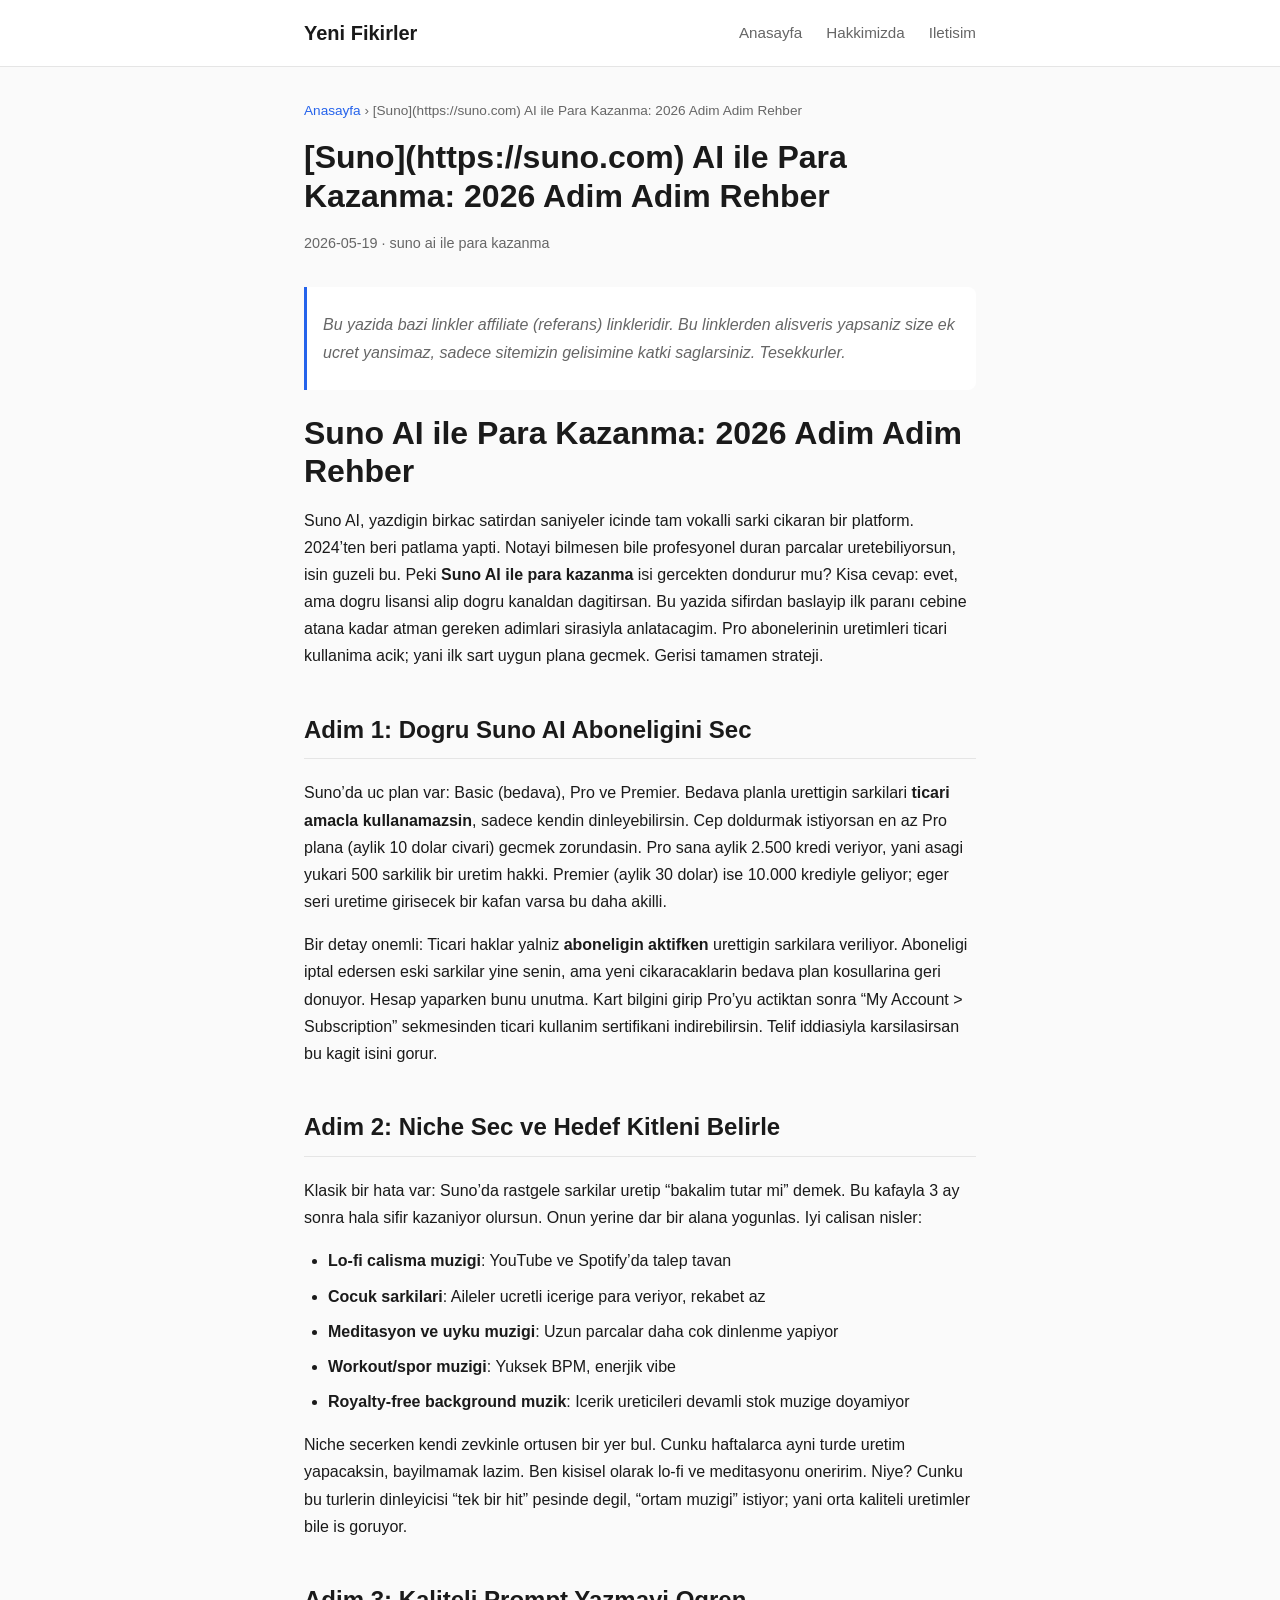
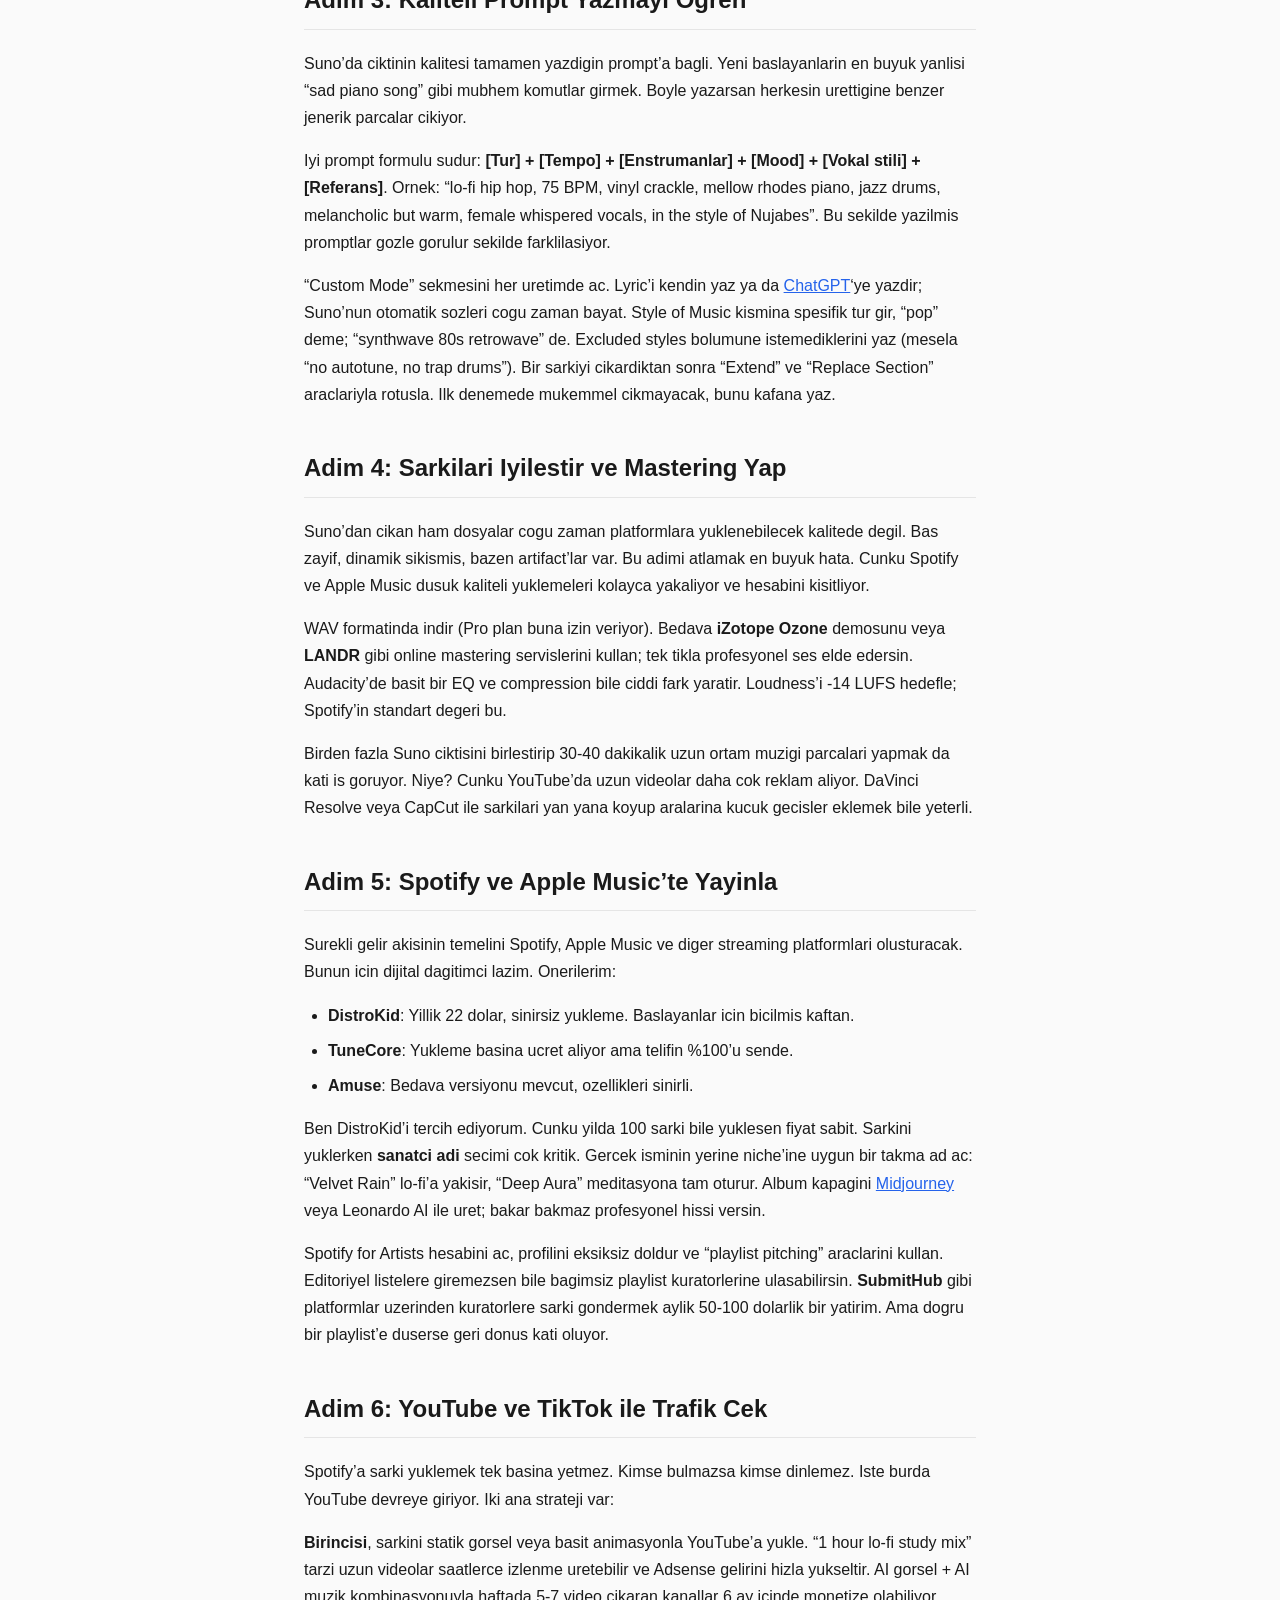
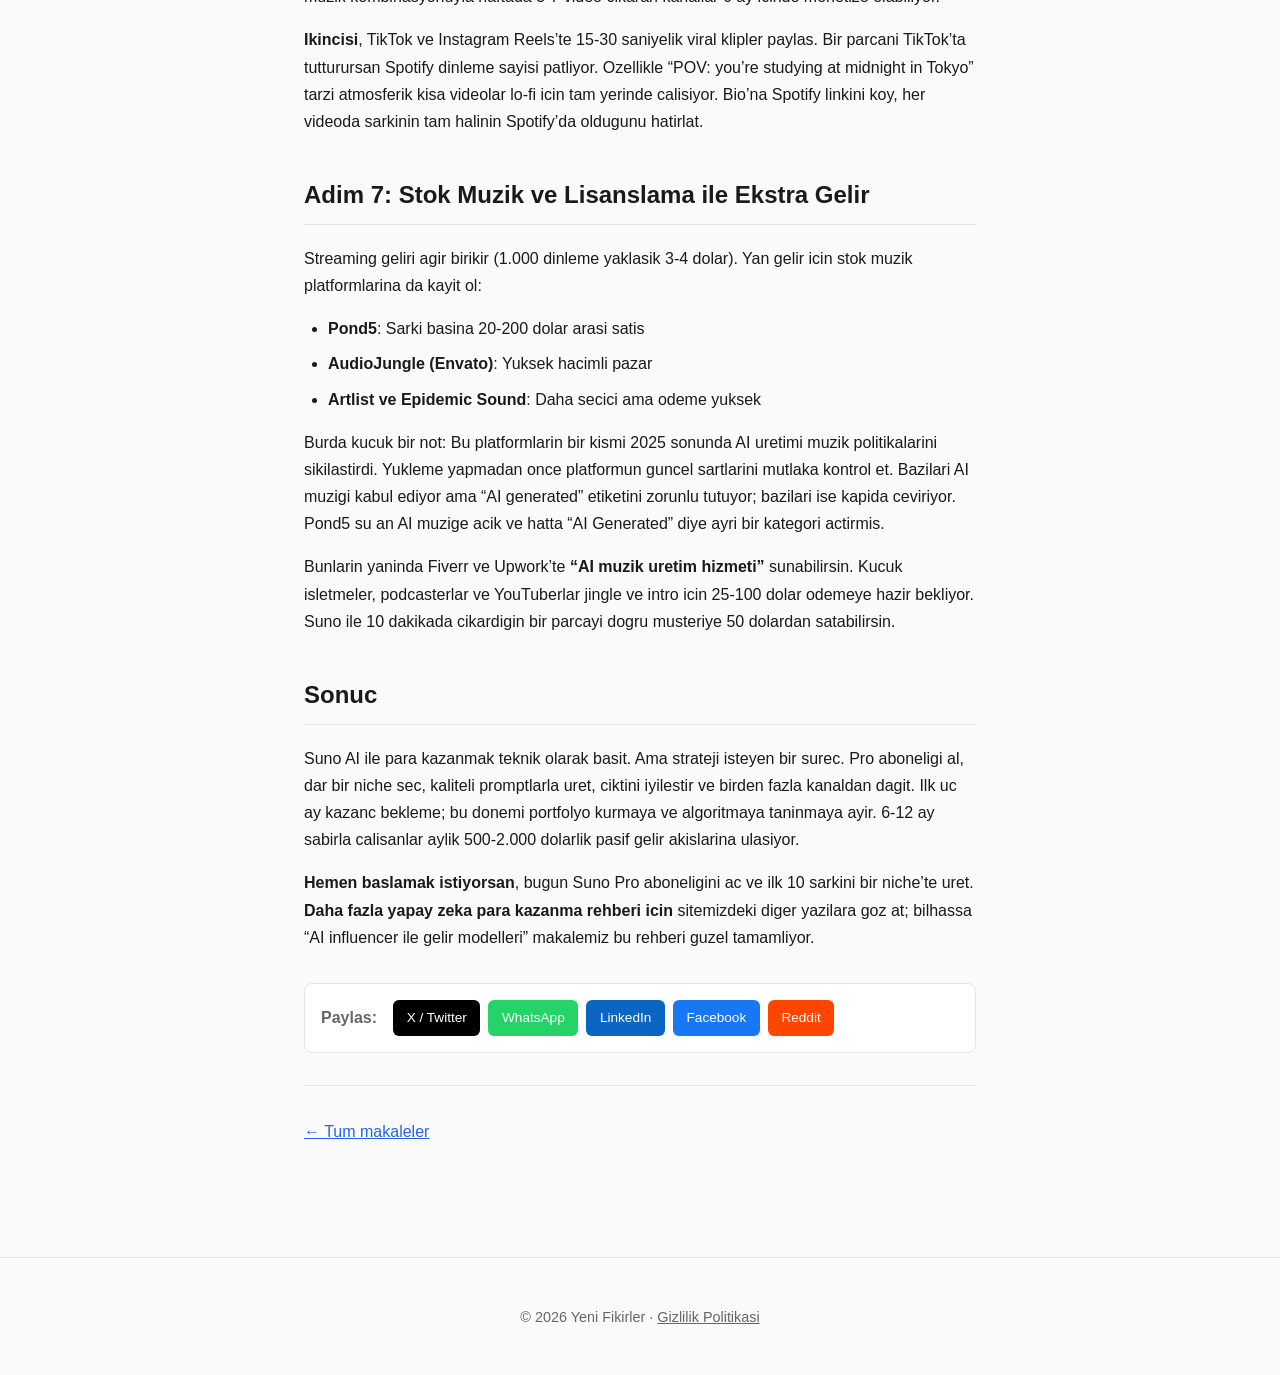
<file: suno-ai-ile-para-kazanma.html>
<!DOCTYPE html>
<html lang="tr">
<head>
  <meta charset="UTF-8">
  <meta name="viewport" content="width=device-width, initial-scale=1.0">
  <title>[Suno](https://suno.com) AI ile Para Kazanma: 2026 Adim Adim Rehber | Yeni Fikirler</title>
  <meta name="description" content="Suno AI ile muzik uretip para kazanmanin yollari: telif, stok muzik, YouTube, sosyal medya ve dijital urun satisi icin detayli adim adim 2026 rehberi.">

  <meta property="og:title" content="[Suno](https://suno.com) AI ile Para Kazanma: 2026 Adim Adim Rehber | Yeni Fikirler">
  <meta property="og:description" content="Suno AI ile muzik uretip para kazanmanin yollari: telif, stok muzik, YouTube, sosyal medya ve dijital urun satisi icin detayli adim adim 2026 rehberi.">
  <meta property="og:url" content="https://eastkhann.github.io/yeni-fikirler-site/suno-ai-ile-para-kazanma.html">
  <meta property="og:image" content="https://eastkhann.github.io/yeni-fikirler-site/img/suno-ai-ile-para-kazanma/hero.png">
  <meta property="og:type" content="website">
  <meta name="twitter:card" content="summary_large_image">

  <link rel="canonical" href="https://eastkhann.github.io/yeni-fikirler-site/suno-ai-ile-para-kazanma.html">
  <link rel="stylesheet" href="style.css">
  <style>
:root {
  --accent: #2563eb;
  --accent-hover: #1d4ed8;
  --bg: #fafafa;
  --surface: #ffffff;
  --text: #1a1a1a;
  --muted: #666666;
  --border: #e5e5e5;
  --font: -apple-system, BlinkMacSystemFont, 'Segoe UI', Roboto, sans-serif;
}
body { font-family: var(--font, sans-serif); }
</style>

  
  
  <script type="application/ld+json">{"@context": "https://schema.org", "@type": "HowTo", "headline": "[Suno](https://suno.com) AI ile Para Kazanma: 2026 Adim Adim Rehber", "name": "[Suno](https://suno.com) AI ile Para Kazanma: 2026 Adim Adim Rehber", "description": "Suno AI ile muzik uretip para kazanmanin yollari: telif, stok muzik, YouTube, sosyal medya ve dijital urun satisi icin detayli adim adim 2026 rehberi.", "datePublished": "2026-05-19", "author": {"@type": "Person", "name": "Yeni Fikirler Editor"}, "publisher": {"@type": "Organization", "name": "Yeni Fikirler", "url": "https://eastkhann.github.io/yeni-fikirler-site"}, "url": "https://eastkhann.github.io/yeni-fikirler-site/suno-ai-ile-para-kazanma.html", "image": "https://eastkhann.github.io/yeni-fikirler-site/img/suno-ai-ile-para-kazanma/hero.png", "inLanguage": "tr-TR", "step": [{"@type": "HowToStep", "position": 1, "name": "Dogru Suno AI Aboneligini Sec", "text": "Suno'da uc plan var: Basic (bedava), Pro ve Premier. Bedava planla urettigin sarkilari **ticari amacla kullanamazsin**, sadece kendin dinleyebilirsin. Cep doldurmak istiyorsan en az Pro plana (aylik 10 dolar civari) gecmek zorundasin. Pro sana aylik 2.500 kredi veriyor, yani asagi yukari 500 sarkilik bir uretim hakki. Premier (aylik 30 dolar) ise 10.000 krediyle geliyor; eger seri uretime girisecek bir kafan varsa bu daha akilli. Bir detay onemli: Ticari haklar yalniz **aboneligin aktifken** ure"}, {"@type": "HowToStep", "position": 2, "name": "Niche Sec ve Hedef Kitleni Belirle", "text": "Klasik bir hata var: Suno'da rastgele sarkilar uretip \"bakalim tutar mi\" demek. Bu kafayla 3 ay sonra hala sifir kazaniyor olursun. Onun yerine dar bir alana yogunlas. Iyi calisan nisler: - **Lo-fi calisma muzigi**: YouTube ve Spotify'da talep tavan - **Cocuk sarkilari**: Aileler ucretli icerige para veriyor, rekabet az - **Meditasyon ve uyku muzigi**: Uzun parcalar daha cok dinlenme yapiyor - **Workout/spor muzigi**: Yuksek BPM, enerjik vibe - **Royalty-free background muzik**: Icerik ureticile"}, {"@type": "HowToStep", "position": 3, "name": "Kaliteli Prompt Yazmayi Ogren", "text": "Suno'da ciktinin kalitesi tamamen yazdigin prompt'a bagli. Yeni baslayanlarin en buyuk yanlisi \"sad piano song\" gibi mubhem komutlar girmek. Boyle yazarsan herkesin urettigine benzer jenerik parcalar cikiyor. Iyi prompt formulu sudur: **[Tur] + [Tempo] + [Enstrumanlar] + [Mood] + [Vokal stili] + [Referans]**. Ornek: \"lo-fi hip hop, 75 BPM, vinyl crackle, mellow rhodes piano, jazz drums, melancholic but warm, female whispered vocals, in the style of Nujabes\". Bu sekilde yazilmis promptlar gozle g"}, {"@type": "HowToStep", "position": 4, "name": "Sarkilari Iyilestir ve Mastering Yap", "text": "Suno'dan cikan ham dosyalar cogu zaman platformlara yuklenebilecek kalitede degil. Bas zayif, dinamik sikismis, bazen artifact'lar var. Bu adimi atlamak en buyuk hata. Cunku Spotify ve Apple Music dusuk kaliteli yuklemeleri kolayca yakaliyor ve hesabini kisitliyor. WAV formatinda indir (Pro plan buna izin veriyor). Bedava **iZotope Ozone** demosunu veya **LANDR** gibi online mastering servislerini kullan; tek tikla profesyonel ses elde edersin. Audacity'de basit bir EQ ve compression bile ciddi "}, {"@type": "HowToStep", "position": 5, "name": "Spotify ve Apple Music'te Yayinla", "text": "Surekli gelir akisinin temelini Spotify, Apple Music ve diger streaming platformlari olusturacak. Bunun icin dijital dagitimci lazim. Onerilerim: - **DistroKid**: Yillik 22 dolar, sinirsiz yukleme. Baslayanlar icin bicilmis kaftan. - **TuneCore**: Yukleme basina ucret aliyor ama telifin %100'u sende. - **Amuse**: Bedava versiyonu mevcut, ozellikleri sinirli. Ben DistroKid'i tercih ediyorum. Cunku yilda 100 sarki bile yuklesen fiyat sabit. Sarkini yuklerken **sanatci adi** secimi cok kritik. Gerc"}, {"@type": "HowToStep", "position": 6, "name": "YouTube ve TikTok ile Trafik Cek", "text": "Spotify'a sarki yuklemek tek basina yetmez. Kimse bulmazsa kimse dinlemez. Iste burda YouTube devreye giriyor. Iki ana strateji var: **Birincisi**, sarkini statik gorsel veya basit animasyonla YouTube'a yukle. \"1 hour lo-fi study mix\" tarzi uzun videolar saatlerce izlenme uretebilir ve Adsense gelirini hizla yukseltir. AI gorsel + AI muzik kombinasyonuyla haftada 5-7 video cikaran kanallar 6 ay icinde monetize olabiliyor. **Ikincisi**, TikTok ve Instagram Reels'te 15-30 saniyelik viral klipler p"}, {"@type": "HowToStep", "position": 7, "name": "Stok Muzik ve Lisanslama ile Ekstra Gelir", "text": "Streaming geliri agir birikir (1.000 dinleme yaklasik 3-4 dolar). Yan gelir icin stok muzik platformlarina da kayit ol: - **Pond5**: Sarki basina 20-200 dolar arasi satis - **AudioJungle (Envato)**: Yuksek hacimli pazar - **Artlist ve Epidemic Sound**: Daha secici ama odeme yuksek Burda kucuk bir not: Bu platformlarin bir kismi 2025 sonunda AI uretimi muzik politikalarini sikilastirdi. Yukleme yapmadan once platformun guncel sartlarini mutlaka kontrol et. Bazilari AI muzigi kabul ediyor ama \"AI "}], "totalTime": "PT21M"}</script>
<script type="application/ld+json">{"@context": "https://schema.org", "@type": "BreadcrumbList", "itemListElement": [{"@type": "ListItem", "position": 1, "name": "Anasayfa", "item": "https://eastkhann.github.io/yeni-fikirler-site/"}, {"@type": "ListItem", "position": 2, "name": "[Suno](https://suno.com) AI ile Para Kazanma: 2026 Adim Adim Rehber", "item": "https://eastkhann.github.io/yeni-fikirler-site/suno-ai-ile-para-kazanma.html"}]}</script>
</head>
<body>
  <header>
    <nav>
      <a href="index.html" class="logo">Yeni Fikirler</a>
      <ul>
        <li><a href="index.html">Anasayfa</a></li>
        <li><a href="hakkimizda.html">Hakkimizda</a></li>
        <li><a href="iletisim.html">Iletisim</a></li>
      </ul>
    </nav>
  </header>

  <main>
    <article data-type="howto">
  <nav class="breadcrumb" aria-label="Breadcrumb">
    <a href="index.html">Anasayfa</a> &rsaquo; <span>[Suno](https://suno.com) AI ile Para Kazanma: 2026 Adim Adim Rehber</span>
  </nav>

  <h1>[Suno](https://suno.com) AI ile Para Kazanma: 2026 Adim Adim Rehber</h1>
  <p class="meta">2026-05-19 &middot; suno ai ile para kazanma</p>

  

  <blockquote>
<p><em>Bu yazida bazi linkler affiliate (referans) linkleridir. Bu linklerden alisveris yapsaniz size ek ucret yansimaz, sadece sitemizin gelisimine katki saglarsiniz. Tesekkurler.</em></p>
</blockquote>
<h1>Suno AI ile Para Kazanma: 2026 Adim Adim Rehber</h1>
<p>Suno AI, yazdigin birkac satirdan saniyeler icinde tam vokalli sarki cikaran bir platform. 2024&rsquo;ten beri patlama yapti. Notayi bilmesen bile profesyonel duran parcalar uretebiliyorsun, isin guzeli bu. Peki <strong>Suno AI ile para kazanma</strong> isi gercekten dondurur mu? Kisa cevap: evet, ama dogru lisansi alip dogru kanaldan dagitirsan. Bu yazida sifirdan baslayip ilk paranı cebine atana kadar atman gereken adimlari sirasiyla anlatacagim. Pro abonelerinin uretimleri ticari kullanima acik; yani ilk sart uygun plana gecmek. Gerisi tamamen strateji.</p>
<h2>Adim 1: Dogru Suno AI Aboneligini Sec</h2>
<p>Suno&rsquo;da uc plan var: Basic (bedava), Pro ve Premier. Bedava planla urettigin sarkilari <strong>ticari amacla kullanamazsin</strong>, sadece kendin dinleyebilirsin. Cep doldurmak istiyorsan en az Pro plana (aylik 10 dolar civari) gecmek zorundasin. Pro sana aylik 2.500 kredi veriyor, yani asagi yukari 500 sarkilik bir uretim hakki. Premier (aylik 30 dolar) ise 10.000 krediyle geliyor; eger seri uretime girisecek bir kafan varsa bu daha akilli.</p>
<p>Bir detay onemli: Ticari haklar yalniz <strong>aboneligin aktifken</strong> urettigin sarkilara veriliyor. Aboneligi iptal edersen eski sarkilar yine senin, ama yeni cikaracaklarin bedava plan kosullarina geri donuyor. Hesap yaparken bunu unutma. Kart bilgini girip Pro&rsquo;yu actiktan sonra &ldquo;My Account &gt; Subscription&rdquo; sekmesinden ticari kullanim sertifikani indirebilirsin. Telif iddiasiyla karsilasirsan bu kagit isini gorur.</p>
<h2>Adim 2: Niche Sec ve Hedef Kitleni Belirle</h2>
<p>Klasik bir hata var: Suno&rsquo;da rastgele sarkilar uretip &ldquo;bakalim tutar mi&rdquo; demek. Bu kafayla 3 ay sonra hala sifir kazaniyor olursun. Onun yerine dar bir alana yogunlas. Iyi calisan nisler:</p>
<ul>
<li><strong>Lo-fi calisma muzigi</strong>: YouTube ve Spotify&rsquo;da talep tavan</li>
<li><strong>Cocuk sarkilari</strong>: Aileler ucretli icerige para veriyor, rekabet az</li>
<li><strong>Meditasyon ve uyku muzigi</strong>: Uzun parcalar daha cok dinlenme yapiyor</li>
<li><strong>Workout/spor muzigi</strong>: Yuksek BPM, enerjik vibe</li>
<li><strong>Royalty-free background muzik</strong>: Icerik ureticileri devamli stok muzige doyamiyor</li>
</ul>
<p>Niche secerken kendi zevkinle ortusen bir yer bul. Cunku haftalarca ayni turde uretim yapacaksin, bayilmamak lazim. Ben kisisel olarak lo-fi ve meditasyonu oneririm. Niye? Cunku bu turlerin dinleyicisi &ldquo;tek bir hit&rdquo; pesinde degil, &ldquo;ortam muzigi&rdquo; istiyor; yani orta kaliteli uretimler bile is goruyor.</p>
<h2>Adim 3: Kaliteli Prompt Yazmayi Ogren</h2>
<p>Suno&rsquo;da ciktinin kalitesi tamamen yazdigin prompt&rsquo;a bagli. Yeni baslayanlarin en buyuk yanlisi &ldquo;sad piano song&rdquo; gibi mubhem komutlar girmek. Boyle yazarsan herkesin urettigine benzer jenerik parcalar cikiyor.</p>
<p>Iyi prompt formulu sudur: <strong>[Tur] + [Tempo] + [Enstrumanlar] + [Mood] + [Vokal stili] + [Referans]</strong>. Ornek: &ldquo;lo-fi hip hop, 75 BPM, vinyl crackle, mellow rhodes piano, jazz drums, melancholic but warm, female whispered vocals, in the style of Nujabes&rdquo;. Bu sekilde yazilmis promptlar gozle gorulur sekilde farklilasiyor.</p>
<p>&ldquo;Custom Mode&rdquo; sekmesini her uretimde ac. Lyric&rsquo;i kendin yaz ya da <a href="https://chatgpt.com">ChatGPT</a>&lsquo;ye yazdir; Suno&rsquo;nun otomatik sozleri cogu zaman bayat. Style of Music kismina spesifik tur gir, &ldquo;pop&rdquo; deme; &ldquo;synthwave 80s retrowave&rdquo; de. Excluded styles bolumune istemediklerini yaz (mesela &ldquo;no autotune, no trap drums&rdquo;). Bir sarkiyi cikardiktan sonra &ldquo;Extend&rdquo; ve &ldquo;Replace Section&rdquo; araclariyla rotusla. Ilk denemede mukemmel cikmayacak, bunu kafana yaz.</p>
<h2>Adim 4: Sarkilari Iyilestir ve Mastering Yap</h2>
<p>Suno&rsquo;dan cikan ham dosyalar cogu zaman platformlara yuklenebilecek kalitede degil. Bas zayif, dinamik sikismis, bazen artifact&rsquo;lar var. Bu adimi atlamak en buyuk hata. Cunku Spotify ve Apple Music dusuk kaliteli yuklemeleri kolayca yakaliyor ve hesabini kisitliyor.</p>
<p>WAV formatinda indir (Pro plan buna izin veriyor). Bedava <strong>iZotope Ozone</strong> demosunu veya <strong>LANDR</strong> gibi online mastering servislerini kullan; tek tikla profesyonel ses elde edersin. Audacity&rsquo;de basit bir EQ ve compression bile ciddi fark yaratir. Loudness&rsquo;i -14 LUFS hedefle; Spotify&rsquo;in standart degeri bu.</p>
<p>Birden fazla Suno ciktisini birlestirip 30-40 dakikalik uzun ortam muzigi parcalari yapmak da kati is goruyor. Niye? Cunku YouTube&rsquo;da uzun videolar daha cok reklam aliyor. DaVinci Resolve veya CapCut ile sarkilari yan yana koyup aralarina kucuk gecisler eklemek bile yeterli.</p>
<h2>Adim 5: Spotify ve Apple Music&rsquo;te Yayinla</h2>
<p>Surekli gelir akisinin temelini Spotify, Apple Music ve diger streaming platformlari olusturacak. Bunun icin dijital dagitimci lazim. Onerilerim:</p>
<ul>
<li><strong>DistroKid</strong>: Yillik 22 dolar, sinirsiz yukleme. Baslayanlar icin bicilmis kaftan.</li>
<li><strong>TuneCore</strong>: Yukleme basina ucret aliyor ama telifin %100&rsquo;u sende.</li>
<li><strong>Amuse</strong>: Bedava versiyonu mevcut, ozellikleri sinirli.</li>
</ul>
<p>Ben DistroKid&rsquo;i tercih ediyorum. Cunku yilda 100 sarki bile yuklesen fiyat sabit. Sarkini yuklerken <strong>sanatci adi</strong> secimi cok kritik. Gercek isminin yerine niche&rsquo;ine uygun bir takma ad ac: &ldquo;Velvet Rain&rdquo; lo-fi&rsquo;a yakisir, &ldquo;Deep Aura&rdquo; meditasyona tam oturur. Album kapagini <a href="https://www.midjourney.com">Midjourney</a> veya Leonardo AI ile uret; bakar bakmaz profesyonel hissi versin.</p>
<p>Spotify for Artists hesabini ac, profilini eksiksiz doldur ve &ldquo;playlist pitching&rdquo; araclarini kullan. Editoriyel listelere giremezsen bile bagimsiz playlist kuratorlerine ulasabilirsin. <strong>SubmitHub</strong> gibi platformlar uzerinden kuratorlere sarki gondermek aylik 50-100 dolarlik bir yatirim. Ama dogru bir playlist&rsquo;e duserse geri donus kati oluyor.</p>
<h2>Adim 6: YouTube ve TikTok ile Trafik Cek</h2>
<p>Spotify&rsquo;a sarki yuklemek tek basina yetmez. Kimse bulmazsa kimse dinlemez. Iste burda YouTube devreye giriyor. Iki ana strateji var:</p>
<p><strong>Birincisi</strong>, sarkini statik gorsel veya basit animasyonla YouTube&rsquo;a yukle. &ldquo;1 hour lo-fi study mix&rdquo; tarzi uzun videolar saatlerce izlenme uretebilir ve Adsense gelirini hizla yukseltir. AI gorsel + AI muzik kombinasyonuyla haftada 5-7 video cikaran kanallar 6 ay icinde monetize olabiliyor.</p>
<p><strong>Ikincisi</strong>, TikTok ve Instagram Reels&rsquo;te 15-30 saniyelik viral klipler paylas. Bir parcani TikTok&rsquo;ta tutturursan Spotify dinleme sayisi patliyor. Ozellikle &ldquo;POV: you&rsquo;re studying at midnight in Tokyo&rdquo; tarzi atmosferik kisa videolar lo-fi icin tam yerinde calisiyor. Bio&rsquo;na Spotify linkini koy, her videoda sarkinin tam halinin Spotify&rsquo;da oldugunu hatirlat.</p>
<h2>Adim 7: Stok Muzik ve Lisanslama ile Ekstra Gelir</h2>
<p>Streaming geliri agir birikir (1.000 dinleme yaklasik 3-4 dolar). Yan gelir icin stok muzik platformlarina da kayit ol:</p>
<ul>
<li><strong>Pond5</strong>: Sarki basina 20-200 dolar arasi satis</li>
<li><strong>AudioJungle (Envato)</strong>: Yuksek hacimli pazar</li>
<li><strong>Artlist ve Epidemic Sound</strong>: Daha secici ama odeme yuksek</li>
</ul>
<p>Burda kucuk bir not: Bu platformlarin bir kismi 2025 sonunda AI uretimi muzik politikalarini sikilastirdi. Yukleme yapmadan once platformun guncel sartlarini mutlaka kontrol et. Bazilari AI muzigi kabul ediyor ama &ldquo;AI generated&rdquo; etiketini zorunlu tutuyor; bazilari ise kapida ceviriyor. Pond5 su an AI muzige acik ve hatta &ldquo;AI Generated&rdquo; diye ayri bir kategori actirmis.</p>
<p>Bunlarin yaninda Fiverr ve Upwork&rsquo;te <strong>&ldquo;AI muzik uretim hizmeti&rdquo;</strong> sunabilirsin. Kucuk isletmeler, podcasterlar ve YouTuberlar jingle ve intro icin 25-100 dolar odemeye hazir bekliyor. Suno ile 10 dakikada cikardigin bir parcayi dogru musteriye 50 dolardan satabilirsin.</p>
<h2>Sonuc</h2>
<p>Suno AI ile para kazanmak teknik olarak basit. Ama strateji isteyen bir surec. Pro aboneligi al, dar bir niche sec, kaliteli promptlarla uret, ciktini iyilestir ve birden fazla kanaldan dagit. Ilk uc ay kazanc bekleme; bu donemi portfolyo kurmaya ve algoritmaya taninmaya ayir. 6-12 ay sabirla calisanlar aylik 500-2.000 dolarlik pasif gelir akislarina ulasiyor.</p>
<p><strong>Hemen baslamak istiyorsan</strong>, bugun Suno Pro aboneligini ac ve ilk 10 sarkini bir niche&rsquo;te uret. <strong>Daha fazla yapay zeka para kazanma rehberi icin</strong> sitemizdeki diger yazilara goz at; bilhassa &ldquo;AI influencer ile gelir modelleri&rdquo; makalemiz bu rehberi guzel tamamliyor.</p>

  <div class="share-buttons">
  <span class="share-label">Paylas:</span>
  <a href="https://twitter.com/intent/tweet?url=https%3A//eastkhann.github.io/yeni-fikirler-site/suno-ai-ile-para-kazanma.html&text=%5BSuno%5D%28https%3A//suno.com%29%20AI%20ile%20Para%20Kazanma%3A%202026%20Adim%20Adim%20Rehber" target="_blank" rel="noopener" class="share-btn share-twitter">X / Twitter</a>
  <a href="https://wa.me/?text=%5BSuno%5D%28https%3A//suno.com%29%20AI%20ile%20Para%20Kazanma%3A%202026%20Adim%20Adim%20Rehber%20https%3A//eastkhann.github.io/yeni-fikirler-site/suno-ai-ile-para-kazanma.html" target="_blank" rel="noopener" class="share-btn share-wa">WhatsApp</a>
  <a href="https://www.linkedin.com/sharing/share-offsite/?url=https%3A//eastkhann.github.io/yeni-fikirler-site/suno-ai-ile-para-kazanma.html" target="_blank" rel="noopener" class="share-btn share-li">LinkedIn</a>
  <a href="https://www.facebook.com/sharer/sharer.php?u=https%3A//eastkhann.github.io/yeni-fikirler-site/suno-ai-ile-para-kazanma.html" target="_blank" rel="noopener" class="share-btn share-fb">Facebook</a>
  <a href="https://www.reddit.com/submit?url=https%3A//eastkhann.github.io/yeni-fikirler-site/suno-ai-ile-para-kazanma.html&title=%5BSuno%5D%28https%3A//suno.com%29%20AI%20ile%20Para%20Kazanma%3A%202026%20Adim%20Adim%20Rehber" target="_blank" rel="noopener" class="share-btn share-rd">Reddit</a>
</div>

  <hr>
  <p><a href="index.html">&larr; Tum makaleler</a></p>
</article>

  </main>

  <footer>
    <p>&copy; 2026 Yeni Fikirler &middot; <a href="gizlilik.html">Gizlilik Politikasi</a></p>
  </footer>
</body>
</html>
</file>
<file: style.css>
:root {
  --bg: #fafafa;
  --surface: #ffffff;
  --text: #1a1a1a;
  --muted: #666666;
  --accent: #2563eb;
  --border: #e5e5e5;
  --max-width: 720px;
  --radius: 8px;
}

* { box-sizing: border-box; }
html, body { margin: 0; padding: 0; }

body {
  font-family: -apple-system, BlinkMacSystemFont, "Segoe UI", Roboto, "Helvetica Neue", Arial, sans-serif;
  background: var(--bg);
  color: var(--text);
  line-height: 1.7;
  -webkit-font-smoothing: antialiased;
}

header {
  background: var(--surface);
  border-bottom: 1px solid var(--border);
  padding: 1rem 0;
  position: sticky; top: 0; z-index: 10;
}

header nav {
  max-width: var(--max-width);
  margin: 0 auto;
  padding: 0 1.5rem;
  display: flex;
  justify-content: space-between;
  align-items: center;
  gap: 1rem;
}

.logo { font-weight: 700; font-size: 1.25rem; color: var(--text); text-decoration: none; }
header ul { list-style: none; display: flex; gap: 1.5rem; margin: 0; padding: 0; }
header a { color: var(--muted); text-decoration: none; font-size: 0.95rem; }
header a:hover { color: var(--accent); }

main { max-width: var(--max-width); margin: 0 auto; padding: 2rem 1.5rem; }

.hero { text-align: center; padding: 2rem 0 3rem 0; }
.hero h1 { font-size: 2.5rem; margin: 0 0 0.5rem 0; line-height: 1.1; }
.hero p { color: var(--muted); font-size: 1.1rem; max-width: 480px; margin: 0 auto; }

.breadcrumb {
  font-size: 0.85rem;
  color: var(--muted);
  margin-bottom: 1rem;
}
.breadcrumb a { color: var(--accent); text-decoration: none; }

article h1 { font-size: 2rem; margin: 0 0 0.5rem 0; line-height: 1.2; }
article .meta { color: var(--muted); font-size: 0.9rem; margin-bottom: 2rem; }
article img { max-width: 100%; height: auto; border-radius: var(--radius); margin: 1.5rem 0; display: block; }
article h2 { font-size: 1.5rem; margin-top: 2.5rem; border-bottom: 1px solid var(--border); padding-bottom: 0.5rem; }
article h3 { font-size: 1.2rem; margin-top: 2rem; }
article p { margin: 1rem 0; }
article a { color: var(--accent); }
article a:hover { text-decoration: underline; }
article ul, article ol { padding-left: 1.5rem; }
article li { margin: 0.5rem 0; }
article blockquote {
  border-left: 3px solid var(--accent);
  margin: 1.5rem 0; padding: 0.5rem 1rem;
  color: var(--muted); font-style: italic;
  background: var(--surface);
  border-radius: 0 var(--radius) var(--radius) 0;
}
article code { background: var(--surface); padding: 0.1rem 0.4rem; border-radius: 4px; font-size: 0.9em; border: 1px solid var(--border); }
article pre { background: var(--surface); padding: 1rem; border-radius: var(--radius); border: 1px solid var(--border); overflow-x: auto; }
article pre code { background: none; border: none; padding: 0; }
article hr { border: none; border-top: 1px solid var(--border); margin: 2rem 0; }

.share-buttons {
  display: flex;
  flex-wrap: wrap;
  align-items: center;
  gap: 0.5rem;
  margin: 2rem 0;
  padding: 1rem;
  background: var(--surface);
  border-radius: var(--radius);
  border: 1px solid var(--border);
}

.share-label { font-weight: 600; margin-right: 0.5rem; color: var(--muted); }

.share-btn {
  display: inline-block;
  padding: 0.4rem 0.85rem;
  border-radius: 6px;
  font-size: 0.85rem;
  font-weight: 500;
  text-decoration: none;
  color: white !important;
  transition: opacity 0.2s, transform 0.1s;
}

.share-btn:hover { opacity: 0.9; transform: translateY(-1px); text-decoration: none; }
.share-twitter { background: #000000; }
.share-wa      { background: #25D366; }
.share-li      { background: #0A66C2; }
.share-fb      { background: #1877F2; }
.share-rd      { background: #FF4500; }

.articles { display: grid; gap: 1.5rem; }
.article-card {
  background: var(--surface);
  padding: 1.5rem;
  border-radius: var(--radius);
  border: 1px solid var(--border);
  transition: border-color 0.2s, transform 0.2s;
}
.article-card:hover { border-color: var(--accent); transform: translateY(-2px); }
.article-card h2 { margin: 0 0 0.5rem 0; font-size: 1.25rem; border: none; padding: 0; }
.article-card h2 a { color: var(--text); text-decoration: none; }
.article-card h2 a:hover { color: var(--accent); }
.article-card .meta { font-size: 0.85rem; color: var(--muted); margin-bottom: 0.5rem; }
.article-card p { margin: 0; color: var(--muted); font-size: 0.95rem; }

.type-badge {
  display: inline-block;
  background: var(--accent);
  color: white;
  font-size: 0.7rem;
  padding: 0.1rem 0.5rem;
  border-radius: 4px;
  margin-left: 0.5rem;
  text-transform: uppercase;
  letter-spacing: 0.5px;
}

footer {
  text-align: center;
  padding: 2rem;
  color: var(--muted);
  font-size: 0.9rem;
  border-top: 1px solid var(--border);
  margin-top: 4rem;
}
footer a { color: var(--muted); }
footer a:hover { color: var(--accent); }

@media (max-width: 600px) {
  header nav { flex-direction: column; align-items: flex-start; gap: 0.75rem; }
  header ul { gap: 1rem; }
  .hero h1 { font-size: 1.75rem; }
  article h1 { font-size: 1.5rem; }
  main { padding: 1.5rem 1rem; }
  .share-buttons { padding: 0.75rem; }
  .share-btn { padding: 0.35rem 0.65rem; font-size: 0.8rem; }
}
</file>
